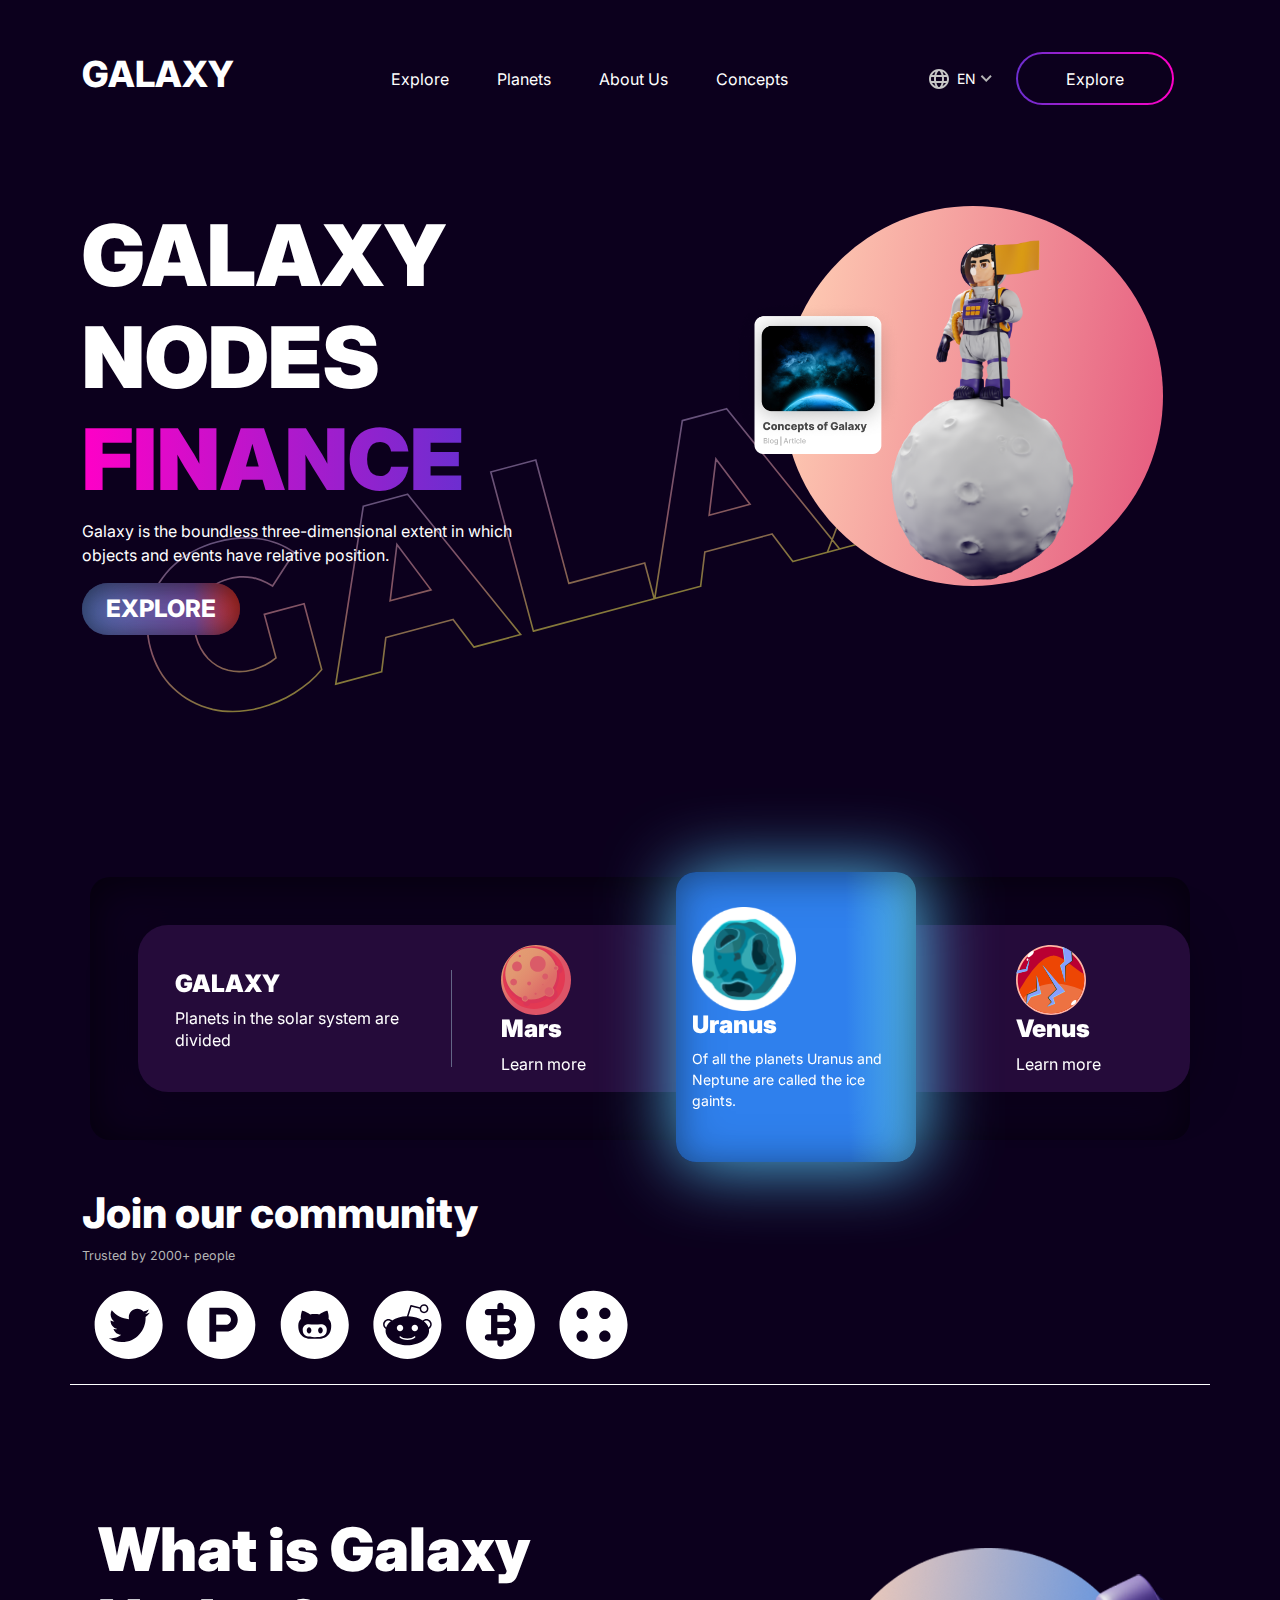
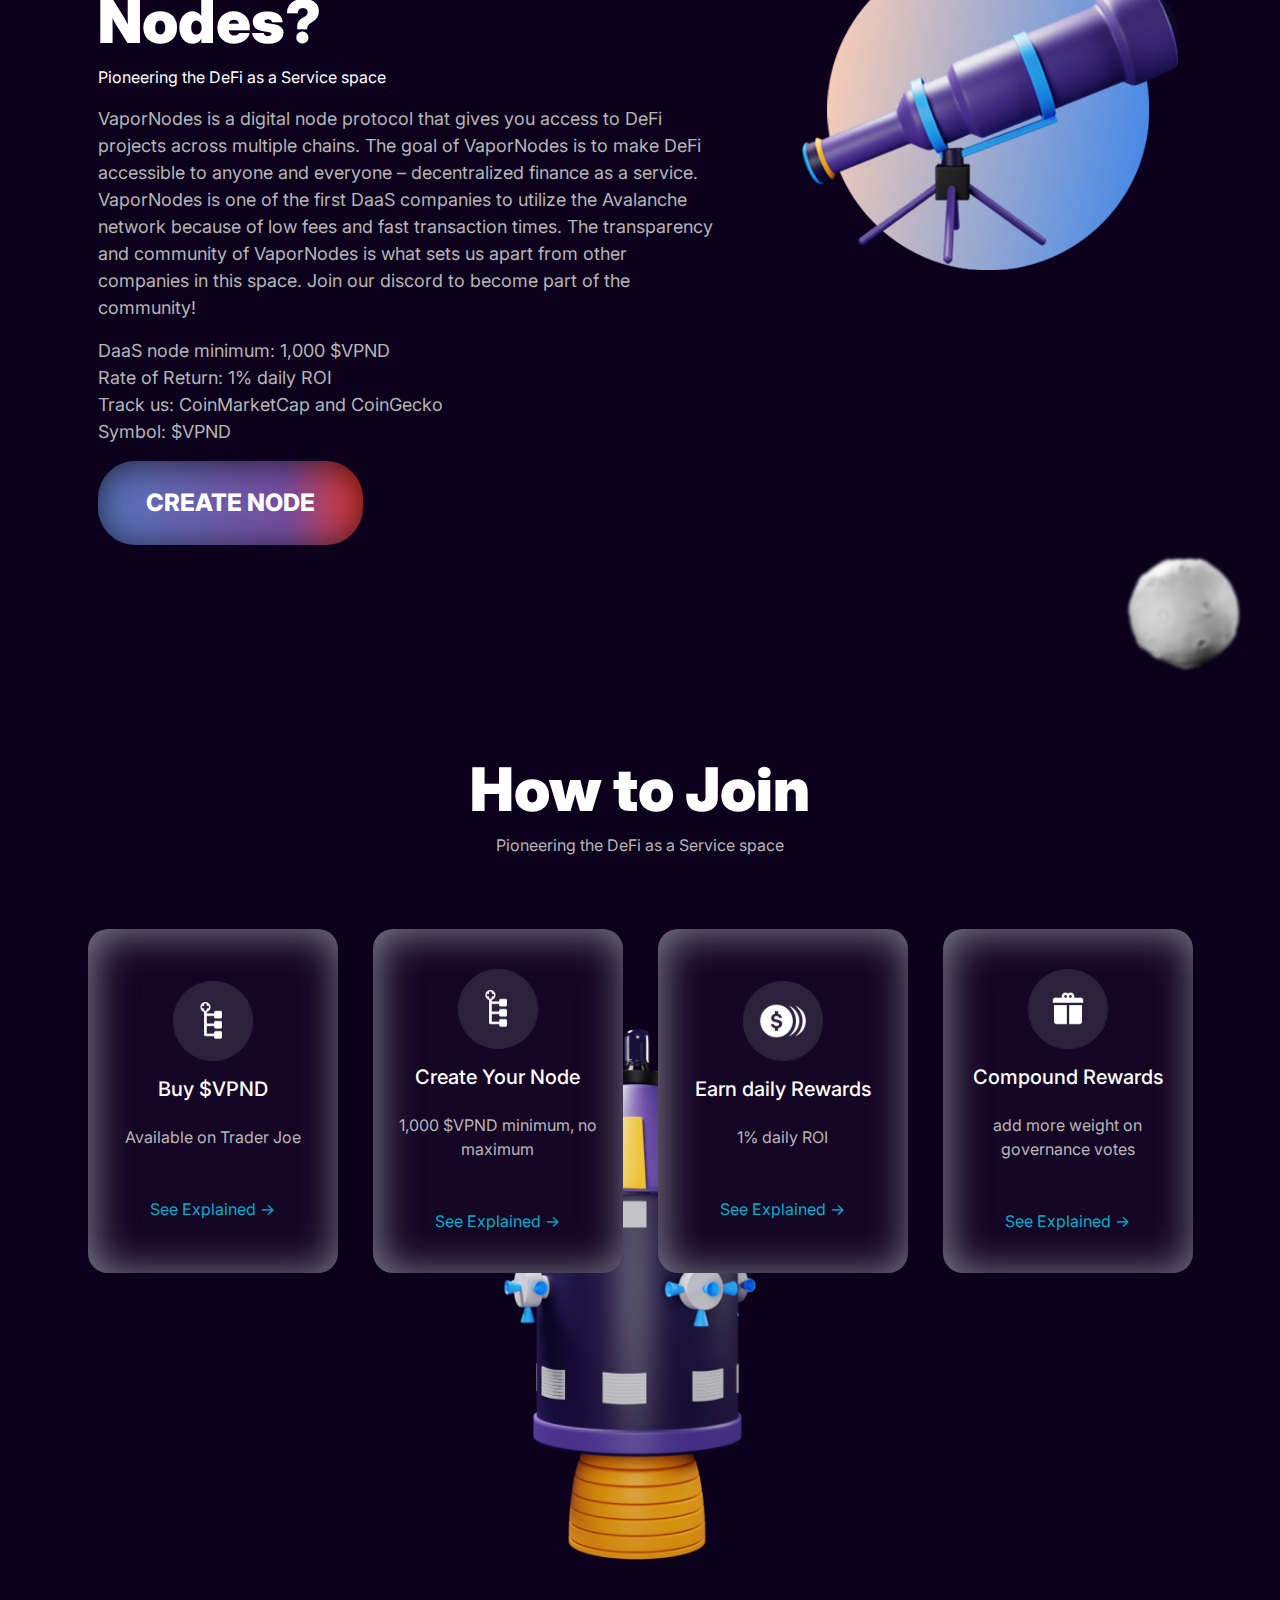
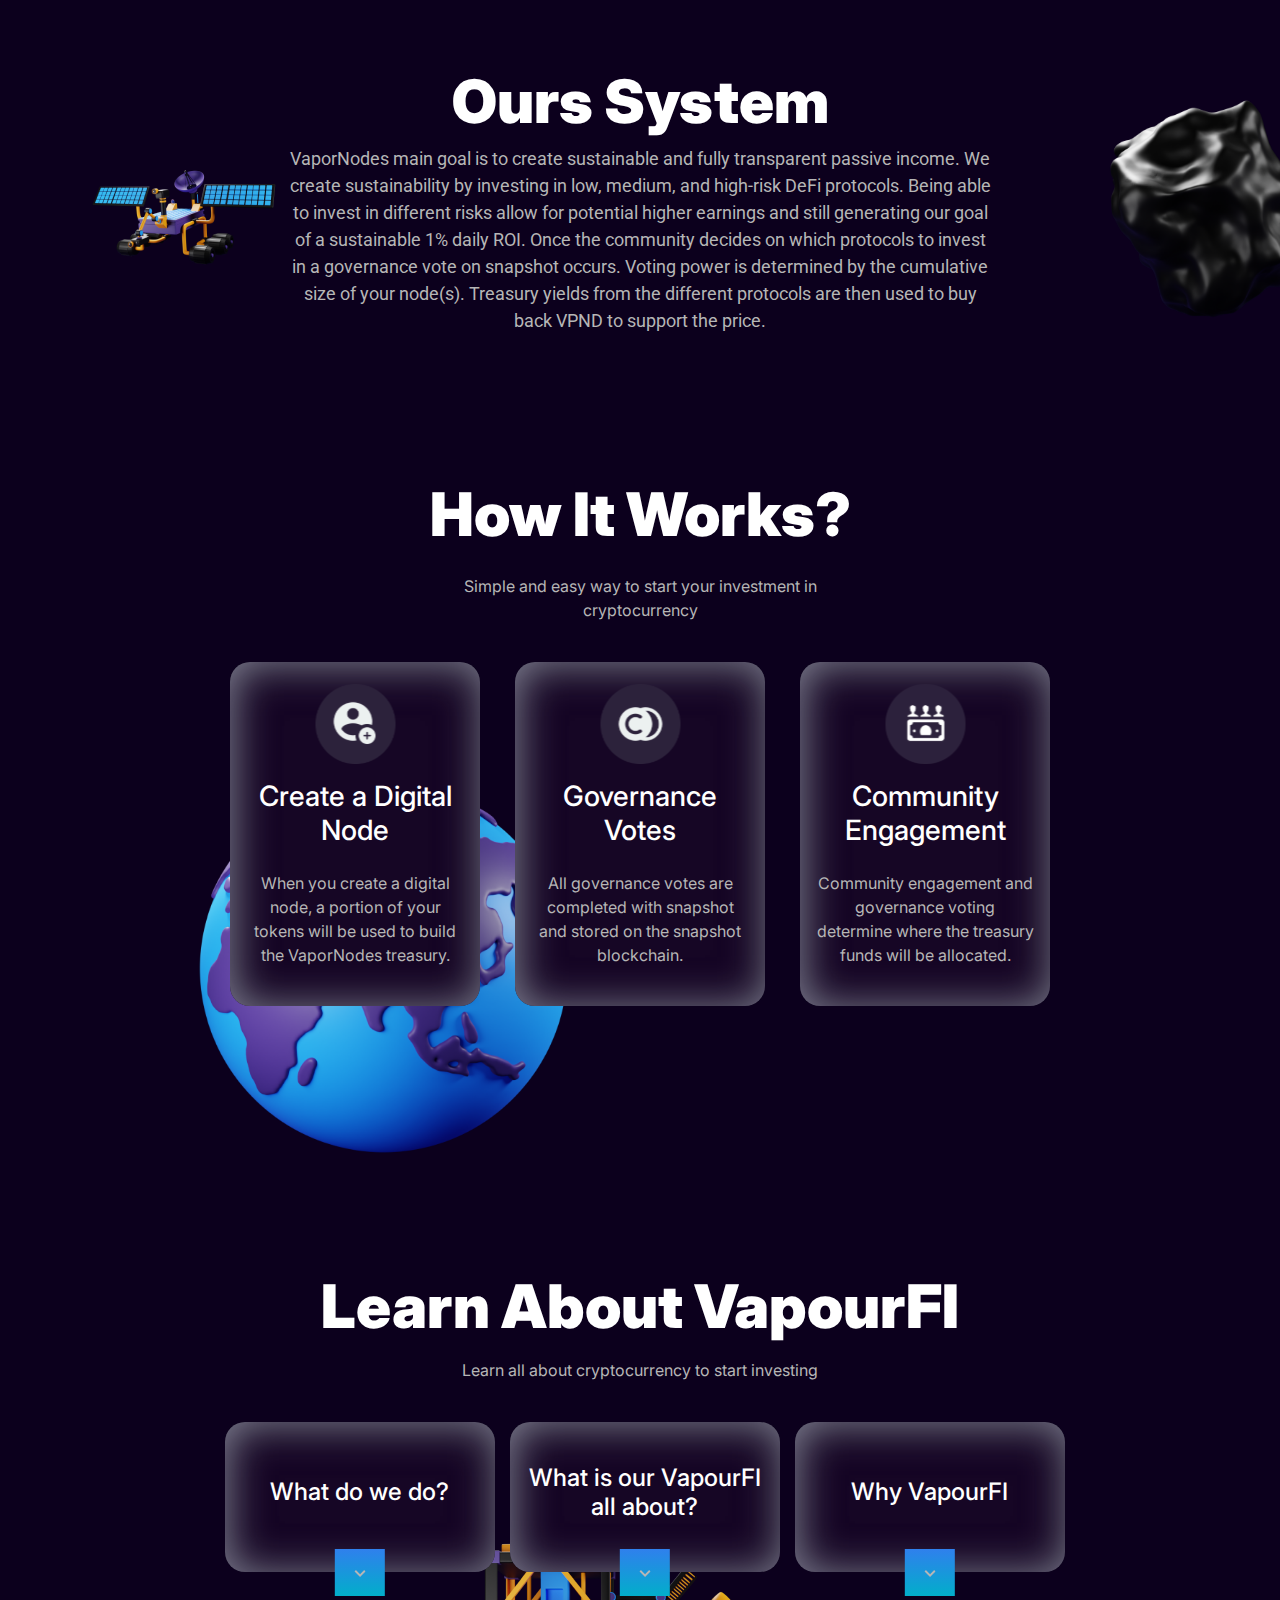
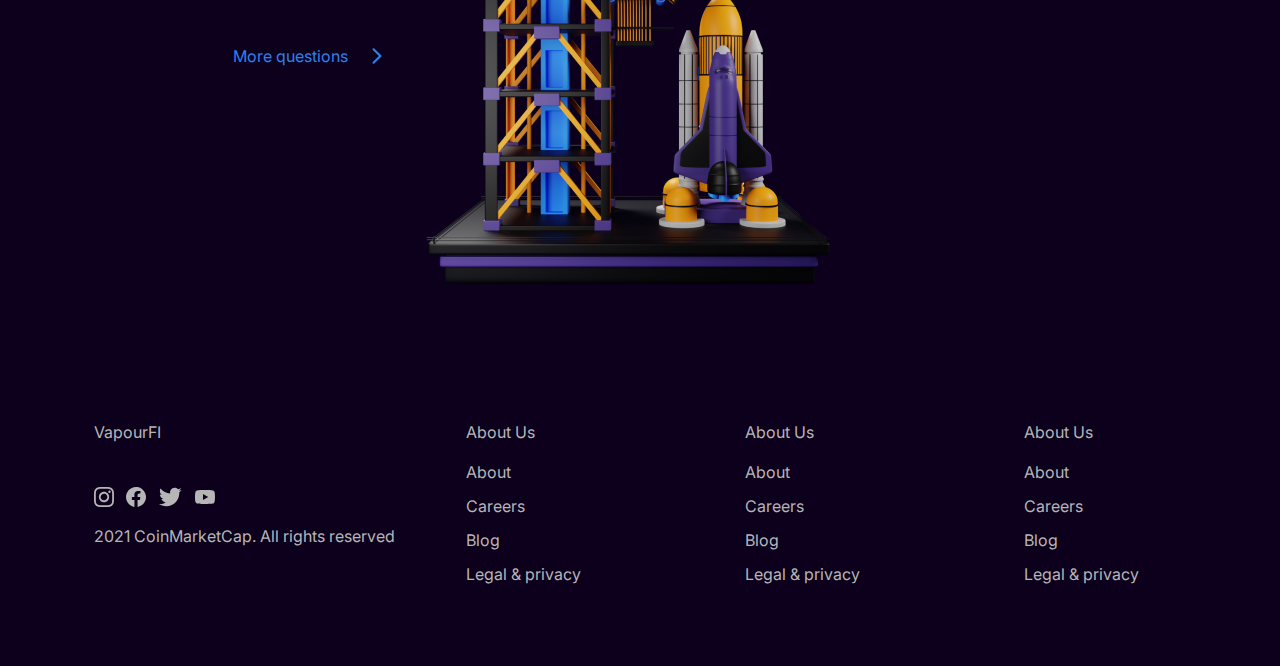
<file: index.html>
<!DOCTYPE html>
<html lang="en">
<head>
    <meta charset="UTF-8">
    <meta http-equiv="X-UA-Compatible" content="IE=edge">
    <meta name="viewport" content="width=device-width, initial-scale=1.0">
    <link rel="stylesheet" href="./assets/css/bootstrap.min.css">
    <link rel="stylesheet" href="./assets/css/style.css">
    <script defer src="./assets/js/bootstrap.bundle.min.js"></script>
    <title>Galaxy - Home</title>
</head>
<body>
    <div class="home">
      <nav class="navbar navbar-expand-lg navbar-light">
        <div class="container ">
            <a class="navbar-brand" href="./index.html">
                <h1>GALAXY</h1>
            </a>
            <button class="navbar-toggler collapsed" type="button" data-bs-toggle="collapse" data-bs-target="#navbarSupportedContent" aria-controls="navbarSupportedContent" aria-expanded="false" aria-label="Toggle navigation">
                <span class="toggler-icon top-bar"></span>
                <span class="toggler-icon middle-bar"></span>
                <span class="toggler-icon bottom-bar"></span>
        </button>
      
        <div class="collapse navbar-collapse" id="navbarSupportedContent">
          <ul class="navbar-nav mx-auto pangea-regular ixam-dark-color">
            <li class="nav-item active">
              <a class="nav-link text-white px-4" href="./explore.html">Explore</span></a>
            </li>
            <li class="nav-item">
              <a class="nav-link text-white px-4" href="#approach">Planets</a>
            </li>
            <li class="nav-item active">
              <a class="nav-link text-white px-4" href="#strategy">About Us</span></a>
            </li>
            <li class="nav-item">
              <a class="nav-link text-white px-4" href="#services">Concepts</a>
            </li>
          </ul>
          <ul class="navbar-nav">
           <div class="d-flex align-items-center">
            <img src="./assets/img/globe.svg" alt="" class="img-fluid">
            <span class="ms-2 me-1 en">EN</span>
            <img src="./assets/img/cheveron.svg" alt="">
           </div>
           <!-- <li class="nav-item active">
                    <div class="input-group">
                      <span class="input-group-text" id="basic-addon1">
                        <img
                          src="./assets/img/globe.svg"
                          alt=""
                          class="img-fluid"
                        />
                      </span>
                      <select name="" class="form-control nav-select" id="">
                        <option value="EN">EN</option>
                      </select>
                    </div>
                  </li> -->
           <button class="explore mx-4 text-white">
             <a href="dashboard.html" >Explore</a>
           </button>
          </ul>
        </div>
        </div>
      </nav>

      <div class="heroHome">
        <div class="frock">
          <div class="container">
            <div class="row">
              <div class="col-lg-7 order-2 order-lg-1">
                <h1 class="introText text-uppercase">
                 <span>Galaxy Nodes</span> 
                  <span>Finance</span>
                </h1>
                <p class="w-75">Galaxy is the boundless three-dimensional extent in which
                  objects and events have relative position.</p>
                <button class="rounded-pill px-4 py-2 text-white">EXPLORE</button>
              </div>
              <div class="col-lg-5 circle position-relative order-1 order-lg-2">
                <img src="./assets/img/Frock_3.png" alt="" class="img-fluid">
                <img src="./assets/img/concept.png" alt="" class="img-fluid position-absolute left-0">
              </div>
            </div>
          </div>
        </div>
      </div>

      <div class="planet ps-md-5 py-5 mb-5 mx-auto">
        <div class="planetContent">
          <div class="container">
            <div class="row justify-content-center gap-4 gap-sm-0">
              <div class="col-sm-6 col-lg-4 d-flex align-items-center justify-content-center">
                <div class="galaxy text-center text-sm-start ">
                  <h1>GALAXY</h1>
                <p>Planets in the solar system 
                  are divided</p>
                </div>
              </div>
              <div class="col-sm-6 col-lg-2 d-flex flex-column align-items-center align-items-lg-start mars">
                <img src="./assets/img/mars.svg" alt="" class="img-fluid marImg">
                <h1>Mars</h1>
                <p class="pointer">Learn more</p>
              </div>
              <div class="col-sm-6 col-lg-3 d-flex justify-content-center justify-content-sm-start position-relative">
               <div class="uranus position-absolute">
                <div class="d-flex px-3 ">
                  <img src="./assets/img/uranus.svg" alt="" class="img-fluid w-50 d-flex mx-auto mx-sm-0">
                <h1 class="text-center text-sm-start">Uranus</h1>
                <!-- <p>Learn more</p> -->
                  <p class="d-none d-lg-block">Of all the planets Uranus and 
                    Neptune are called the ice
                    gaints.</p>
                </div>
               </div>
              </div>
              <div class="col-sm-6 col-lg-3 align-items-center d-flex justify-content-center">
                <div class="venus">
                  <img src="./assets/img/venus.svg" alt="" class="img-fluid">
                <h1>Venus</h1>
                <p class="pointer">Learn more</p>
                </div>
              </div>
            </div>
          </div>
        </div>
      </div>

      <div class="community container my-5 pb-3">
        <h1>Join our community</h1>
        <p>Trusted by 2000+ people</p>
        <div class="container py-2">
          <div class="row">
            <div class="col-md-6">
              <div class="row">
                <img src="./assets/img/twitter.svg" alt="" class="img-fluid col-2">
                <img src="./assets/img/producthunt.svg" alt="" class="img-fluid col-2">
                <img src="./assets/img/github.svg" alt="" class="img-fluid col-2">
                <img src="./assets/img/reddit.svg" alt="" class="img-fluid col-2">
                <img src="./assets/img/bitcointalk.svg" alt="" class="img-fluid col-2">
                <img src="./assets/img/blockstack.svg" alt="" class="img-fluid col-2">
              </div>
            </div>
          </div>
        </div>
      </div>

      <div class="whatIsGalaxyNode">
        <div class="container">
          <div class="row px-3">
            <div class="col-md-11 col-lg-7">
              <h1>What is Galaxy Nodes?</h1>
              <p class="intro">Pioneering the DeFi as a Service space</p>
              <div class="text">
                <p>
                  VaporNodes is a digital node protocol that gives you access to DeFi projects across multiple chains. 
                  The goal of VaporNodes is to make DeFi accessible to anyone and everyone – decentralized finance as 
                  a service. VaporNodes is one of the first DaaS companies to utilize the Avalanche network because of
                   low fees and fast transaction times. The transparency and community of VaporNodes is what sets us apart
                    from other companies in this space. Join our discord to become part of the community!
                </p>
                <div>
                  <span class="d-block">DaaS node minimum: 1,000 $VPND</span>
                   <span class="d-block"> Rate of Return: 1% daily ROI</span>
                   <span class="d-block">Track us: CoinMarketCap and CoinGecko</span> 
                   <span class="d-block">Symbol: $VPND </span> 
                </div>
                <button class="createNode px-5 py-4 mt-3 text-white">CREATE NODE</button>                
              </div>
            </div>
            <div class="col-lg-5 text-end d-none d-lg-block">
              <img src="./assets/img/telescope.png" alt="" class="img-fluid">
            </div>
          </div>
        </div>
      </div>

      <div class="howToJoin my-5">
        <h1 class="text-center">How to Join</h1>
        <p class="text-center">Pioneering the DeFi as a Service space</p>
        <div class="rocket my-5">
          <div class="container">
            <div class="row">
              <div class="col-sm-6 py-4 col-xl-3">
                <div class="customCard mx-auto">
                  <div class="text-center">
                    <img src="./assets/img/vpnd.svg" alt="" class="img-fluid">
                  </div>
                  <h3 class="py-3">Buy $VPND</h3>
                  <p>Available on Trader Joe</p>
                  <a href="#" class="">See Explained <span>&#8594;</span></a>
                </div>
              </div>
              <div class="col-sm-6 py-4 col-xl-3">
                <div class="customCard mx-auto">
                  <div class="text-center">
                    <img src="./assets/img/vpnd.svg" alt="" class="img-fluid">
                  </div>
                  <h3 class="py-3">Create Your Node</h3>
                  <p>1,000 $VPND minimum, no maximum</p>
                  <a href="#" class="">See Explained <span>&#8594;</span></a>
                </div>
              </div>
              <div class="col-sm-6 py-4 col-xl-3">
                <div class="customCard mx-auto">
                  <div class="text-center">
                    <img src="./assets/img/dolar.svg" alt="" class="img-fluid">
                  </div>
                  <h3 class="py-3">Earn daily Rewards</h3>
                  <p>1% daily ROI</p>
                  <a href="#" class="">See Explained <span>&#8594;</span></a>
                </div>
              </div>
              <div class="col-sm-6 py-4 col-xl-3">
                <div class="customCard mx-auto">
                  <div class="text-center">
                    <img src="./assets/img/gift.svg" alt="" class="img-fluid">
                  </div>
                  <h3 class="py-3">Compound Rewards</h3>
                  <p>add more weight on governance votes</p>
                  <a href="#" class="">See Explained <span>&#8594;</span></a>
                </div>
              </div>
            </div>
          </div>
        </div>
      </div>

      <div class="ourSystem mb-5">
        <div class="container">
          <h1>Ours System</h1>
          <div class="row justify-content-center">
            <div class="col-md-8 d-flex">
              <p class="text-center px-3">VaporNodes main goal is to create sustainable and fully transparent passive income.
                 We create sustainability by investing in low, medium, and high-risk DeFi protocols. 
                 Being able to invest in different risks allow for potential higher earnings and still
                  generating our goal of a sustainable 1% daily ROI. Once the community decides on which 
                  protocols to invest in a governance vote on snapshot occurs. Voting power is determined 
                  by the cumulative size of your node(s). Treasury yields from the different protocols are 
                  then used to buy back VPND to support the price.
                </p>
            </div>
          </div>
        </div>
      </div>

      <div class="howItWorks">
        <div class="container">
          <h1 class="text-center">How It Works?</h1>
          <div class="row justify-content-center">
            <div class="col-md-4">
              <p class="text-center pt-3">Simple and easy way to start your investment 
                in cryptocurrency</p>
            </div>
          </div>
          <div class="row justify-content-center">
            <div class="col-sm-6 py-4 col-xl-3">
              <div class="customCard mx-auto">
                <div class="text-center">
                  <img src="./assets/img/userPlus.svg" alt="" class="img-fluid">
                </div>
                <h3 class="py-3">Create a Digital Node</h3>
                <p>When you create a digital node, a portion of your tokens will be used to build the VaporNodes treasury.</p>
              </div>
            </div>
            <div class="col-sm-6 py-4 col-xl-3">
              <div class="customCard mx-auto">
                <div class="text-center">
                  <img src="./assets/img/c.svg" alt="" class="img-fluid">
                </div>
                <h3 class="py-3">Governance Votes</h3>
                <p> All governance votes are completed with snapshot and stored on the snapshot blockchain.</p>
              </div>
            </div>
            <div class="col-sm-6 py-4 col-xl-3">
              <div class="customCard mx-auto">
                <div class="text-center">
                  <img src="./assets/img/community.svg" alt="" class="img-fluid">
                </div>
                <h3 class="py-3">Community Engagement</h3>
                <p>Community engagement and governance voting determine where the treasury funds will be allocated.</p>
              </div>
            </div>
          </div>
        </div>
      </div>

      <div class="learnAboutVapourF1">
        <h1 class="pb-2 text-center">Learn About VapourFI</h1>
          <p class="text-center">Learn all about cryptocurrency to start investing</p>
        <div class="container">
          <div class="row justify-content-center text-center">
            <div class="col-md-6 py-4 col-xl-3">
                <div class="customCard mx-auto position-relative">                
                  <h4 class="py-3">What do we do?</h4>
                  <div class="position-absolute cheveron">
                  <img src="./assets/img/cheveron.svg" alt="" class="img-fluid">
                </div>                
              </div>
            </div>
            <div class="col-md-6 py-4 col-xl-3">
                <div class="customCard mx-auto position-relative">                
                  <h4 class="py-3">What is our VapourFI all about?</h4>
                  <div class="position-absolute cheveron">
                    <img src="./assets/img/cheveron.svg" alt="" class="img-fluid">
                  </div>
                </div>               
            </div>
            <div class="col-md-6 py-4 col-xl-3">
                <div class="customCard mx-auto position-relative">                
                  <h4 class="py-3">Why VapourFI</h4>
                  <div class="position-absolute cheveron">
                    <img src="./assets/img/cheveron.svg" alt="" class="img-fluid">
                  </div>
                </div>
            </div>
          </div>
          <div class="row justify-content-center my-5">
            <div class="col-md-9 d-flex justify-content-center justify-content-md-start">
              <a href="#" class="ms-2">More questions <img src="./assets/img/cheveronRight.svg" alt="" class="img-fluid ms-4"></a>
            </div>
          </div>
        </div>
      </div>

      <footer class="container my-5 px-4">
        <div class="row">
          <div class="col-6 py-3 col-md-4">
            <p>VapourFI</p>
            <div class="footerIcons pt-4 pb-3">
              <img src="./assets/img/ig.svg" alt="" class="img-fluid me-2">
              <img src="./assets/img/fb.svg" alt="" class="img-fluid me-2">
              <img src="./assets/img/twit.svg" alt="" class="img-fluid me-2">
              <img src="./assets/img/youTube.svg" alt="" class="img-fluid me-2">
            </div>
            <p>2021 CoinMarketCap. All rights reserved</p>
          </div>
          <div class="col-6 py-3 col-md-3">
            <p>About Us</p>
            <ul>
              <li>
                <a href="#">About</a>
              </li>
              <li>
                <a href="#">Careers</a>
              </li>
              <li>
                <a href="#">Blog</a>
              </li>
              <li>
                <a href="#">Legal & privacy</a>
              </li>
            </ul>
          </div>
          <div class="col-6 py-3 col-md-3">
            <p>About Us</p>
            <ul>
              <li>
                <a href="#">About</a>
              </li>
              <li>
                <a href="#">Careers</a>
              </li>
              <li>
                <a href="#">Blog</a>
              </li>
              <li>
                <a href="#">Legal & privacy</a>
              </li>
            </ul>
          </div>
          <div class="col-6 py-3 col-md-2">
            <p>About Us</p>
            <ul>
              <li>
                <a href="#">About</a>
              </li>
              <li>
                <a href="#">Careers</a>
              </li>
              <li>
                <a href="#">Blog</a>
              </li>
              <li>
                <a href="#">Legal & privacy</a>
              </li>
            </ul>
          </div>
        </div>
      </footer>
    </div>
</body>
</html>
</file>
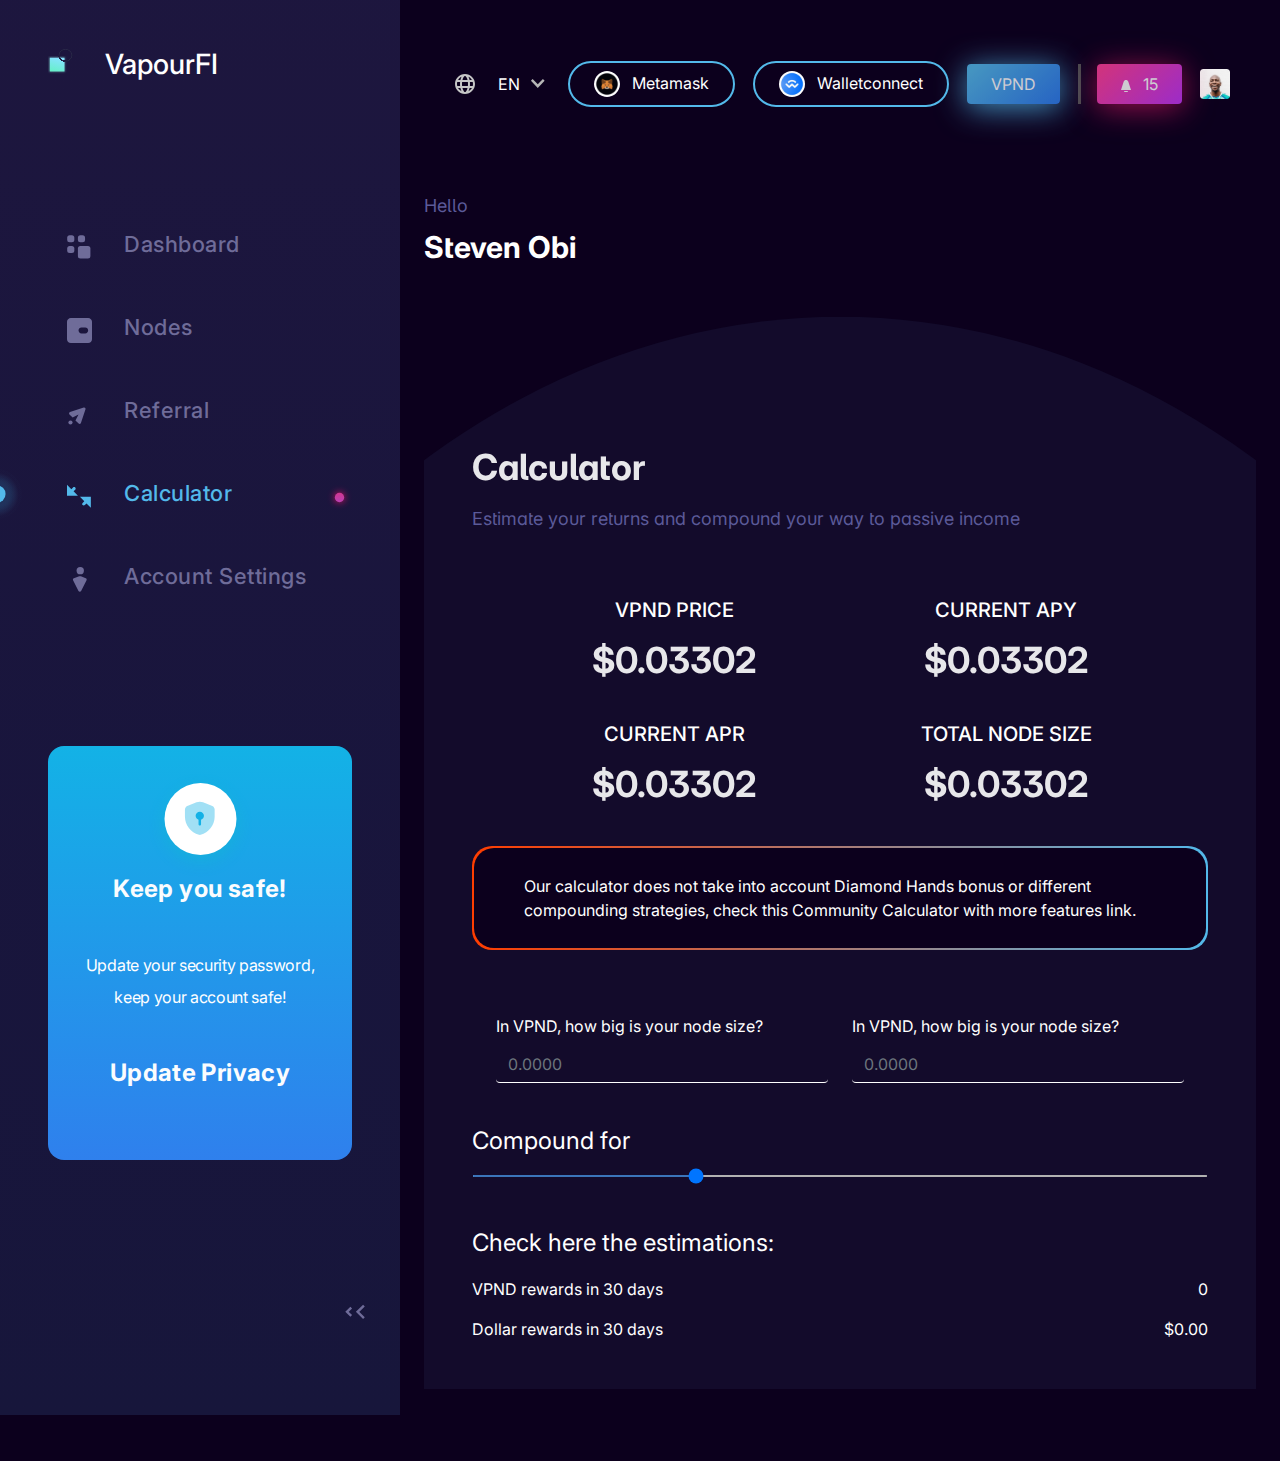
<file: calculator.html>
<!DOCTYPE html>
<html lang="en">
  <head>
    <meta charset="UTF-8" />
    <meta http-equiv="X-UA-Compatible" content="IE=edge" />
    <meta name="viewport" content="width=device-width, initial-scale=1.0" />
    <link rel="stylesheet" href="./assets/css/bootstrap.min.css" />
    <link rel="stylesheet" href="./assets/css/style.css" />
    <title>VapourFI - Dashboard</title>
  </head>
  <body>
    <div class="dashboard-wrapper">
      <div class="mainContent">
        <div class="sidebarHolder d-none d-lg-block">
          <aside class="">
            <div class="sideBarWrapper">
              <div class="sideBarWrapper-content py-5">
                <div class="top-sidebar-item-holder">
                  <a href="index.html">
                    <div class="d-flex sidebar-item ps-5">
                      <div class="sidebar-item-icon me-3">
                        <img src="./assets/img/Logo.svg" class="me-3" alt="" />
                      </div>
                      <div class="sidebar-item-text">
                        <h3>VapourFI</h3>
                      </div>
                    </div>
                    <div class="sidebar-item-icon icon-only me-3">
                      <img src="./assets/img/Logo.svg" class="me-3" alt="" />
                    </div>
                  </a>
                </div>
                <div class="other-sidebar-items-holder">
                  <div class="single-sidebar-item mb-5">
                    <a href="dashboard.html">
                      <div class="d-flex sidebar-item justify-content-start">
                        <div class="sidebar-item-icon state-icon me-3">
                          <img
                            src="./assets/img/active-state-dot.svg"
                            class="me-3"
                            alt=""
                          />
                        </div>
                        <div class="d-flex">
                          <div class="sidebar-item-icon me-3">
                            <img
                              src="./assets/img/dash-active.svg"
                              class="me-3 active"
                              alt=""
                            />
                            <img
                              src="./assets/img/dash-inactive.svg"
                              class="me-3 inactive"
                              alt=""
                            />
                          </div>
                          <div class="sidebar-item-text">
                            <h3 class="mb-0">Dashboard</h3>
                          </div>
                        </div>
                        <div class="sidebar-item-noti-icon ms-auto me-5">
                          <img
                            src="./assets/img/Notimark.svg"
                            class=""
                            alt=""
                          />
                        </div>
                      </div>
                      <div class="sidebar-item-icon icon-only me-3">
                        <img
                          src="./assets/img/dash-active.svg"
                          class="me-3 active"
                          alt=""
                        />
                        <img
                          src="./assets/img/dash-inactive.svg"
                          class="me-3 inactive"
                          alt=""
                        />
                      </div>
                    </a>
                  </div>
                  <div class="single-sidebar-item mb-5">
                    <a href="nodes.html">
                      <div class="d-flex sidebar-item justify-content-start">
                        <div class="sidebar-item-icon state-icon me-3">
                          <img
                            src="./assets/img/active-state-dot.svg"
                            class="me-3"
                            alt=""
                          />
                        </div>
                        <div class="d-flex">
                          <div class="sidebar-item-icon me-3">
                            <img
                              src="./assets/img/node-active.svg"
                              class="me-3 active"
                              alt=""
                            />
                            <img
                              src="./assets/img/node-inactive.svg"
                              class="me-3 inactive"
                              alt=""
                            />
                          </div>
                          <div class="sidebar-item-text">
                            <h3 class="mb-0">Nodes</h3>
                          </div>
                        </div>
                        <div class="sidebar-item-noti-icon ms-auto me-5">
                          <img
                            src="./assets/img/Notimark.svg"
                            class=""
                            alt=""
                          />
                        </div>
                      </div>
                      <div class="sidebar-item-icon icon-only me-3">
                        <img
                          src="./assets/img/node-active.svg"
                          class="me-3 active"
                          alt=""
                        />
                        <img
                          src="./assets/img/node-inactive.svg"
                          class="me-3 inactive"
                          alt=""
                        />
                      </div>
                    </a>
                  </div>
                  <div class="single-sidebar-item mb-5">
                    <a href="referral.html">
                      <div class="d-flex sidebar-item justify-content-start">
                        <div class="sidebar-item-icon state-icon me-3">
                          <img
                            src="./assets/img/active-state-dot.svg"
                            class="me-3"
                            alt=""
                          />
                        </div>
                        <div class="d-flex">
                          <div class="sidebar-item-icon me-3">
                            <img
                              src="./assets/img/ref-active.svg"
                              class="me-3 active"
                              alt=""
                            />
                            <img
                              src="./assets/img/ref-inactive.svg"
                              class="me-3 inactive"
                              alt=""
                            />
                          </div>
                          <div class="sidebar-item-text">
                            <h3 class="mb-0">Referral</h3>
                          </div>
                        </div>
                        <div class="sidebar-item-noti-icon ms-auto me-5">
                          <img
                            src="./assets/img/Notimark.svg"
                            class=""
                            alt=""
                          />
                        </div>
                      </div>
                      <div class="sidebar-item-icon icon-only me-3">
                        <img
                          src="./assets/img/ref-active.svg"
                          class="me-3 active"
                          alt=""
                        />
                        <img
                          src="./assets/img/ref-inactive.svg"
                          class="me-3 inactive"
                          alt=""
                        />
                      </div>
                    </a>
                  </div>
                  <div class="single-sidebar-item mb-5">
                    <a href="calculator.html">
                      <div
                        class="d-flex sidebar-item active justify-content-start"
                      >
                        <div class="sidebar-item-icon state-icon me-3">
                          <img
                            src="./assets/img/active-state-dot.svg"
                            class="me-3"
                            alt=""
                          />
                        </div>
                        <div class="d-flex">
                          <div class="sidebar-item-icon me-3">
                            <img
                              src="./assets/img/calc-active.svg"
                              class="me-3 active"
                              alt=""
                            />
                            <img
                              src="./assets/img/calc-inactive.svg"
                              class="me-3 inactive"
                              alt=""
                            />
                          </div>
                          <div class="sidebar-item-text">
                            <h3 class="mb-0">Calculator</h3>
                          </div>
                        </div>
                        <div class="sidebar-item-noti-icon ms-auto me-5">
                          <img
                            src="./assets/img/Notimark.svg"
                            class=""
                            alt=""
                          />
                        </div>
                      </div>
                      <div class="sidebar-item-icon icon-only active me-3">
                        <img
                          src="./assets/img/calc-active.svg"
                          class="me-3 active"
                          alt=""
                        />
                        <img
                          src="./assets/img/calc-inactive.svg"
                          class="me-3 inactive"
                          alt=""
                        />
                      </div>
                    </a>
                  </div>
                  <div class="single-sidebar-item mb-5">
                    <a href="#">
                      <div class="d-flex sidebar-item justify-content-start">
                        <div class="sidebar-item-icon state-icon me-3">
                          <img
                            src="./assets/img/active-state-dot.svg"
                            class="me-3"
                            alt=""
                          />
                        </div>
                        <div class="d-flex">
                          <div class="sidebar-item-icon me-3">
                            <img
                              src="./assets/img/acct-active.svg"
                              class="me-3 active"
                              alt=""
                            />
                            <img
                              src="./assets/img/acct-inactive.svg"
                              class="me-3 inactive"
                              alt=""
                            />
                          </div>
                          <div class="sidebar-item-text">
                            <h3 class="mb-0">Account Settings</h3>
                          </div>
                        </div>
                        <div class="sidebar-item-noti-icon ms-auto me-5">
                          <img
                            src="./assets/img/Notimark.svg"
                            class=""
                            alt=""
                          />
                        </div>
                      </div>
                      <div class="sidebar-item-icon icon-only me-3">
                        <img
                          src="./assets/img/acct-active.svg"
                          class="me-3 active"
                          alt=""
                        />
                        <img
                          src="./assets/img/acct-inactive.svg"
                          class="me-3 inactive"
                          alt=""
                        />
                      </div>
                    </a>
                  </div>
                </div>
                <div class="sidebar-card-holder p-5">
                  <div class="sidebar-card my-5 text-center">
                    <img src="assets/img/security-icon.svg" alt="" />
                    <h4 class="mb-5">Keep you safe!</h4>
                    <p>
                      Update your security password, keep your account safe!
                    </p>
                    <h4 class="my-5 pointer">Update Privacy</h4>
                  </div>
                </div>
                <div
                  class="sidebar-toggler d-flex my-5 justify-content-end"
                  id="sidebarCollapse"
                >
                  <img src="assets/img/open-toggler.svg" alt="" class="open" />
                  <img
                    src="assets/img/close-toggler.svg"
                    alt=""
                    class="close"
                  />
                </div>
              </div>
            </div>
          </aside>
        </div>
        <div class="mainContentHolder container">
          <nav class="navbar navbar-expand-xl navbar-light sticky-top">
            <div class="container">
              <a class="navbar-brand d-block d-lg-none" href="#">
                <h1>ValourFi</h1>
              </a>
              <button
                class="navbar-toggler collapsed"
                type="button"
                data-bs-toggle="collapse"
                data-bs-target="#navbarSupportedContent"
                aria-controls="navbarSupportedContent"
                aria-expanded="false"
                aria-label="Toggle navigation"
              >
                <span class="toggler-icon top-bar"></span>
                <span class="toggler-icon middle-bar"></span>
                <span class="toggler-icon bottom-bar"></span>
              </button>

              <div class="collapse navbar-collapse" id="navbarSupportedContent">
                <ul class="navbar-nav ms-auto pangea-regular ixam-dark-color">
                  <li class="nav-item active">
                    <div class="input-group">
                      <span class="input-group-text" id="basic-addon1">
                        <img
                          src="./assets/img/globe.svg"
                          alt=""
                          class="img-fluid"
                        />
                      </span>
                      <select name="" class="form-control nav-select" id="">
                        <option value="EN">EN</option>
                      </select>
                    </div>
                  </li>
                  <li class="nav-item">
                    <a class="nav-link text-white nav-btn px-4" href="#"
                      ><img
                        src="./assets/img/metamask.svg"
                        class="me-2"
                        alt=""
                      />
                      Metamask</a
                    >
                  </li>
                  <li class="nav-item">
                    <a class="nav-link text-white nav-btn px-4" href="#"
                      ><img
                        src="./assets/img/walletconnect.svg"
                        class="me-2"
                        alt=""
                      />
                      Walletconnect</a
                    >
                  </li>
                  <li class="nav-item active">
                    <a
                      class="nav-link text-white nav-btn-blue px-4"
                      href="#strategy"
                      >VPND</a
                    >
                  </li>
                  <li class="nav-item left-border ps-3 my-3">
                    <a
                      class="nav-link text-white nav-btn-purple px-4 py-2"
                      href="#services"
                      ><img
                        src="./assets/img/noti-icon.svg"
                        class="me-2"
                        alt=""
                      />
                      15
                    </a>
                  </li>
                  <li class="nav-item">
                    <img
                      src="./assets/img/Face.svg"
                      class="me-2 profile-img"
                      alt=""
                    />
                  </li>
                </ul>
              </div>
            </div>
          </nav>
          <main>
            <div class="container my-4">
              <div class="welcome-header">
                <h6 class="mb-1">Hello</h6>
                <h4>Steven Obi</h4>
              </div>
              <div class="my-5 row">
                <div class="col-12 mb-4">
                  <div class="curved-card p-3 p-lg-5">
                    <h2 class="my-3">Calculator</h2>
                    <p>Estimate your returns and compound your way to passive income</p>

                    <div class="container mt-5 mb-3">
                      <div class="row">
                        <div class="col-xl-12">
                          <div class="container">
                            <div class="row">
                              <div class="col-sm-6 col-xxl-3 py-3">
                                <div class="estimateIncome text-center">
                                  <h5 class="text-uppercase pb-sm-2">VPND Price</h5>
                                  <h2>$0.03302</h2>
                                </div>
                              </div>
                              <div class="col-sm-6 col-xxl-3 py-3">
                                <div class="estimateIncome text-center">
                                  <h5 class="text-uppercase pb-2">current apy</h5>
                                  <h2>$0.03302</h2>
                                </div>
                              </div>
                              <div class="col-sm-6 col-xxl-3 py-3">
                                <div class="estimateIncome text-center">
                                  <h5 class="text-uppercase pb-2">CURRENT APR</h5>
                                  <h2>$0.03302</h2>
                                </div>
                              </div>
                              <div class="col-sm-6 col-xxl-3 py-3">
                                <div class="estimateIncome text-center">
                                  <h5 class="text-uppercase pb-2">TOTAL NODE SIZE</h5>
                                  <h2>$0.03302</h2>
                                </div>
                              </div>
                            </div>
                          </div>
                        </div>
                      </div>
                    </div>
                    <div class="note mb-5">
                      <div class="d-flex">
                        <div>
                          <span class="d-block px-3 px-xl-5 py-4">Our calculator does not take into account Diamond Hands bonus or
                             different compounding strategies, check this Community Calculator with more features link.</span>
                        </div>
                      </div>
                    </div>

                    <div class="form">
                      <form action="#">
                        <div class="container">
                          <div class="row">
                            <div class="col-md-6 my-3">
                              <div class="">
                               <label for="vpnd" class="d-block pb-2">In VPND, how big is your node size?</label>
                               <input type="number" id="vpnd" class="form-control" placeholder="0.0000">
                              </div>
                             </div>
                             <div class="col-md-6 my-3">
                              <div class="">
                               <label for="vpnd" class="d-block pb-2">In VPND, how big is your node size?</label>
                               <input type="number" id="vpnd" class="form-control" placeholder="0.0000">
                              </div>
                             </div>
                          </div>
                        </div>
                        <div class="d-flex flex-column my-4 compound">
                          <label for="volume" class="d-block mb-3 fs-4">Compound for</label>
                          <input type="range" id="volume" name="volume"
                                 min="0" max="100" value='30' class="">
                        </div>
                        <div class="reward mt-5">
                          <span class="d-block mb-3 fs-4">Check here the estimations:</span>
                          <div class="d-flex justify-content-between pb-3">
                            <span class="d-block">VPND rewards in 30 days</span>
                            <span class="d-block">0</span>
                          </div>
                          <div class="d-flex justify-content-between">
                            <span class="d-block">Dollar rewards in 30 days</span>
                            <span class="d-block">$0.00</span>
                          </div>
                        </div>
                      </form>
                    </div>
                  </div>
                </div>
              </div>
            </div>
          </main>
        </div>
      </div>
    </div>
  </body>
  <script src="./assets/js/jquery.min.js"></script>
  <script src="./assets/js/bootstrap.bundle.min.js"></script>
  <script>
    $(document).ready(function () {
      $("#sidebarCollapse").on("click", function () {
        $(".sideBarWrapper").toggleClass("active");
      });
    });
  </script>
</html>
</file>
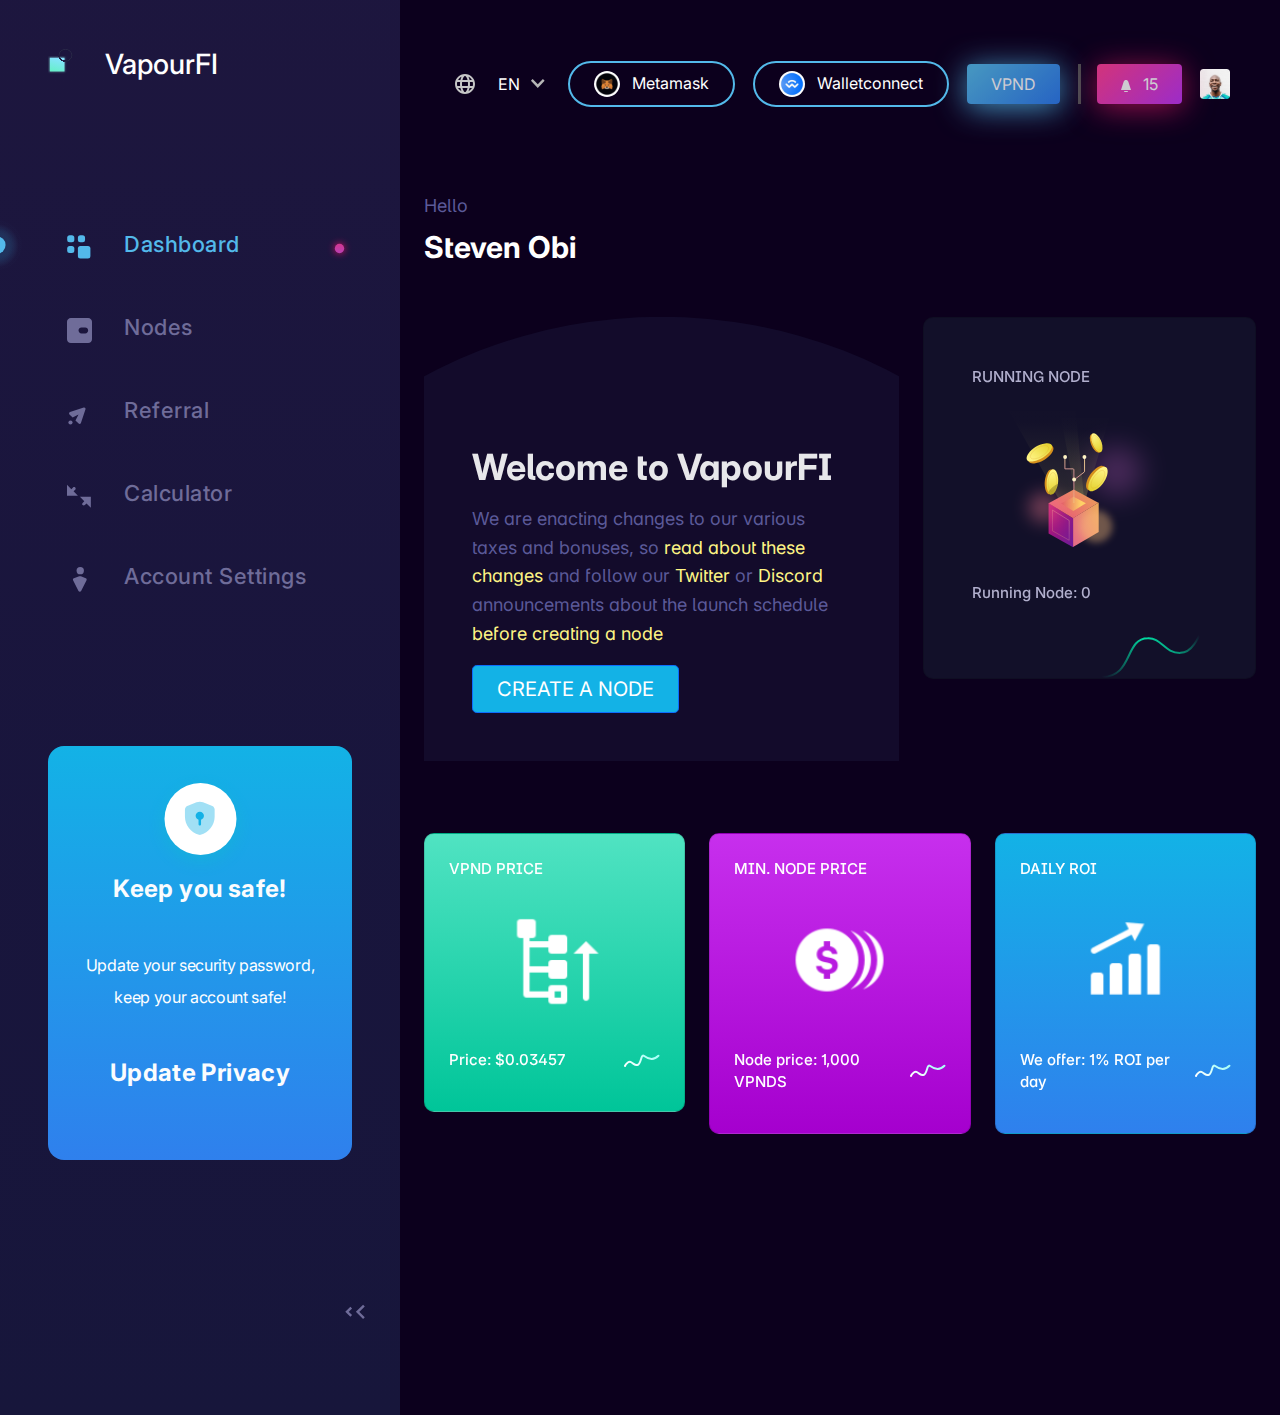
<file: dashboard.html>
<!DOCTYPE html>
<html lang="en">
  <head>
    <meta charset="UTF-8" />
    <meta http-equiv="X-UA-Compatible" content="IE=edge" />
    <meta name="viewport" content="width=device-width, initial-scale=1.0" />
    <link rel="stylesheet" href="./assets/css/bootstrap.min.css" />
    <link rel="stylesheet" href="./assets/css/style.css" />
    <title>VapourFI - Dashboard</title>
  </head>
  <body>
    <div class="dashboard-wrapper">
      <div class="mainContent">
        <div class="sidebarHolder d-none d-lg-block">
          <aside class="">
            <div class="sideBarWrapper">
              <div class="sideBarWrapper-content py-5">
                <div class="top-sidebar-item-holder">
                  <a href="index.html">
                    <div class="d-flex sidebar-item ps-5">
                      <div class="sidebar-item-icon me-3">
                        <img src="./assets/img/Logo.svg" class="me-3" alt="" />
                      </div>
                      <div class="sidebar-item-text">
                        <h3>VapourFI</h3>
                      </div>
                    </div>
                    <div class="sidebar-item-icon icon-only me-3">
                      <img src="./assets/img/Logo.svg" class="me-3" alt="" />
                    </div>
                  </a>
                </div>
                <div class="other-sidebar-items-holder">
                  <div class="single-sidebar-item mb-5">
                    <a href="dashboard.html">
                      <div
                        class="d-flex sidebar-item active justify-content-start"
                      >
                        <div class="sidebar-item-icon state-icon me-3">
                          <img
                            src="./assets/img/active-state-dot.svg"
                            class="me-3"
                            alt=""
                          />
                        </div>
                        <div class="d-flex">
                          <div class="sidebar-item-icon me-3">
                            <img
                              src="./assets/img/dash-active.svg"
                              class="me-3 active"
                              alt=""
                            />
                            <img
                              src="./assets/img/dash-inactive.svg"
                              class="me-3 inactive"
                              alt=""
                            />
                          </div>
                          <div class="sidebar-item-text">
                            <h3 class="mb-0">Dashboard</h3>
                          </div>
                        </div>
                        <div class="sidebar-item-noti-icon ms-auto me-5">
                          <img
                            src="./assets/img/Notimark.svg"
                            class=""
                            alt=""
                          />
                        </div>
                      </div>
                      <div class="sidebar-item-icon icon-only active me-3">
                        <img
                          src="./assets/img/dash-active.svg"
                          class="me-3 active"
                          alt=""
                        />
                        <img
                          src="./assets/img/dash-inactive.svg"
                          class="me-3 inactive"
                          alt=""
                        />
                      </div>
                    </a>
                  </div>
                  <div class="single-sidebar-item mb-5">
                    <a href="nodes.html">
                      <div class="d-flex sidebar-item justify-content-start">
                        <div class="sidebar-item-icon state-icon me-3">
                          <img
                            src="./assets/img/active-state-dot.svg"
                            class="me-3"
                            alt=""
                          />
                        </div>
                        <div class="d-flex">
                          <div class="sidebar-item-icon me-3">
                            <img
                              src="./assets/img/node-active.svg"
                              class="me-3 active"
                              alt=""
                            />
                            <img
                              src="./assets/img/node-inactive.svg"
                              class="me-3 inactive"
                              alt=""
                            />
                          </div>
                          <div class="sidebar-item-text">
                            <h3 class="mb-0">Nodes</h3>
                          </div>
                        </div>
                        <div class="sidebar-item-noti-icon ms-auto me-5">
                          <img
                            src="./assets/img/Notimark.svg"
                            class=""
                            alt=""
                          />
                        </div>
                      </div>
                      <div class="sidebar-item-icon icon-only me-3">
                        <img
                          src="./assets/img/node-active.svg"
                          class="me-3 active"
                          alt=""
                        />
                        <img
                          src="./assets/img/node-inactive.svg"
                          class="me-3 inactive"
                          alt=""
                        />
                      </div>
                    </a>
                  </div>
                  <div class="single-sidebar-item mb-5">
                    <a href="referral.html">
                      <div class="d-flex sidebar-item justify-content-start">
                        <div class="sidebar-item-icon state-icon me-3">
                          <img
                            src="./assets/img/active-state-dot.svg"
                            class="me-3"
                            alt=""
                          />
                        </div>
                        <div class="d-flex">
                          <div class="sidebar-item-icon me-3">
                            <img
                              src="./assets/img/ref-active.svg"
                              class="me-3 active"
                              alt=""
                            />
                            <img
                              src="./assets/img/ref-inactive.svg"
                              class="me-3 inactive"
                              alt=""
                            />
                          </div>
                          <div class="sidebar-item-text">
                            <h3 class="mb-0">Referral</h3>
                          </div>
                        </div>
                        <div class="sidebar-item-noti-icon ms-auto me-5">
                          <img
                            src="./assets/img/Notimark.svg"
                            class=""
                            alt=""
                          />
                        </div>
                      </div>
                      <div class="sidebar-item-icon icon-only me-3">
                        <img
                          src="./assets/img/ref-active.svg"
                          class="me-3 active"
                          alt=""
                        />
                        <img
                          src="./assets/img/ref-inactive.svg"
                          class="me-3 inactive"
                          alt=""
                        />
                      </div>
                    </a>
                  </div>
                  <div class="single-sidebar-item mb-5">
                    <a href="calculator.html">
                      <div class="d-flex sidebar-item justify-content-start">
                        <div class="sidebar-item-icon state-icon me-3">
                          <img
                            src="./assets/img/active-state-dot.svg"
                            class="me-3"
                            alt=""
                          />
                        </div>
                        <div class="d-flex">
                          <div class="sidebar-item-icon me-3">
                            <img
                              src="./assets/img/calc-active.svg"
                              class="me-3 active"
                              alt=""
                            />
                            <img
                              src="./assets/img/calc-inactive.svg"
                              class="me-3 inactive"
                              alt=""
                            />
                          </div>
                          <div class="sidebar-item-text">
                            <h3 class="mb-0">Calculator</h3>
                          </div>
                        </div>
                        <div class="sidebar-item-noti-icon ms-auto me-5">
                          <img
                            src="./assets/img/Notimark.svg"
                            class=""
                            alt=""
                          />
                        </div>
                      </div>
                      <div class="sidebar-item-icon icon-only me-3">
                        <img
                          src="./assets/img/calc-active.svg"
                          class="me-3 active"
                          alt=""
                        />
                        <img
                          src="./assets/img/calc-inactive.svg"
                          class="me-3 inactive"
                          alt=""
                        />
                      </div>
                    </a>
                  </div>
                  <div class="single-sidebar-item mb-5">
                    <a href="#">
                      <div class="d-flex sidebar-item justify-content-start">
                        <div class="sidebar-item-icon state-icon me-3">
                          <img
                            src="./assets/img/active-state-dot.svg"
                            class="me-3"
                            alt=""
                          />
                        </div>
                        <div class="d-flex">
                          <div class="sidebar-item-icon me-3">
                            <img
                              src="./assets/img/acct-active.svg"
                              class="me-3 active"
                              alt=""
                            />
                            <img
                              src="./assets/img/acct-inactive.svg"
                              class="me-3 inactive"
                              alt=""
                            />
                          </div>
                          <div class="sidebar-item-text">
                            <h3 class="mb-0">Account Settings</h3>
                          </div>
                        </div>
                        <div class="sidebar-item-noti-icon ms-auto me-5">
                          <img
                            src="./assets/img/Notimark.svg"
                            class=""
                            alt=""
                          />
                        </div>
                      </div>
                      <div class="sidebar-item-icon icon-only me-3">
                        <img
                          src="./assets/img/acct-active.svg"
                          class="me-3 active"
                          alt=""
                        />
                        <img
                          src="./assets/img/acct-inactive.svg"
                          class="me-3 inactive"
                          alt=""
                        />
                      </div>
                    </a>
                  </div>
                </div>
                <div class="sidebar-card-holder p-5">
                  <div class="sidebar-card my-5 text-center">
                    <img src="assets/img/security-icon.svg" alt="" />
                    <h4 class="mb-5">Keep you safe!</h4>
                    <p>
                      Update your security password, keep your account safe!
                    </p>
                    <h4 class="my-5 pointer">Update Privacy</h4>
                  </div>
                </div>
                <div
                  class="sidebar-toggler d-flex my-5 justify-content-end"
                  id="sidebarCollapse"
                >
                  <img src="assets/img/open-toggler.svg" alt="" class="open" />
                  <img
                    src="assets/img/close-toggler.svg"
                    alt=""
                    class="close"
                  />
                </div>
              </div>
            </div>
          </aside>
        </div>
        <div class="mainContentHolder container">
          <nav class="navbar navbar-expand-xl navbar-light sticky-top">
            <div class="container">
              <a class="navbar-brand d-block d-lg-none" href="#">
                <h1>ValourFi</h1>
              </a>
              <button
                class="navbar-toggler collapsed"
                type="button"
                data-bs-toggle="collapse"
                data-bs-target="#navbarSupportedContent"
                aria-controls="navbarSupportedContent"
                aria-expanded="false"
                aria-label="Toggle navigation"
              >
                <span class="toggler-icon top-bar"></span>
                <span class="toggler-icon middle-bar"></span>
                <span class="toggler-icon bottom-bar"></span>
              </button>

              <div class="collapse navbar-collapse" id="navbarSupportedContent">
                <ul class="navbar-nav ms-auto pangea-regular ixam-dark-color">
                  <li class="nav-item active">
                    <div class="input-group">
                      <span class="input-group-text" id="basic-addon1">
                        <img
                          src="./assets/img/globe.svg"
                          alt=""
                          class="img-fluid"
                        />
                      </span>
                      <select name="" class="form-control nav-select" id="">
                        <option value="EN">EN</option>
                      </select>
                    </div>
                  </li>
                  <li class="nav-item">
                    <a class="nav-link text-white nav-btn px-4" href="#"
                      ><img
                        src="./assets/img/metamask.svg"
                        class="me-2"
                        alt=""
                      />
                      Metamask</a
                    >
                  </li>
                  <li class="nav-item">
                    <a class="nav-link text-white nav-btn px-4" href="#"
                      ><img
                        src="./assets/img/walletconnect.svg"
                        class="me-2"
                        alt=""
                      />
                      Walletconnect</a
                    >
                  </li>
                  <li class="nav-item active">
                    <a
                      class="nav-link text-white nav-btn-blue px-4"
                      href="#strategy"
                      >VPND</a
                    >
                  </li>
                  <li class="nav-item left-border ps-3 my-3">
                    <a
                      class="nav-link text-white nav-btn-purple px-4 py-2"
                      href="#services"
                      ><img
                        src="./assets/img/noti-icon.svg"
                        class="me-2"
                        alt=""
                      />
                      15
                    </a>
                  </li>
                  <li class="nav-item">
                    <img
                      src="./assets/img/Face.svg"
                      class="me-2 profile-img"
                      alt=""
                    />
                  </li>
                </ul>
              </div>
            </div>
          </nav>
          <main>
            <div class="container my-4">
              <div class="welcome-header">
                <h6 class="mb-1">Hello</h6>
                <h4>Steven Obi</h4>
              </div>
              <div class="my-5 row">
                <div class="col-12 col-lg-7 mb-4">
                  <div class="curved-card p-3 p-lg-5">
                    <h2 class="my-3">Welcome to VapourFI</h2>
                    <p class="mb-3">
                      We are enacting changes to our various taxes and bonuses,
                      so <span>read about these changes</span> and follow our
                      <span>Twitter</span> or <span>Discord</span> announcements
                      about the launch schedule
                      <span>before creating a node</span>
                    </p>
                    <button class="btn btn-primary px-4 btn-lg text-uppercase">
                      <a href="node.html">Create a node</a>
                    </button>
                  </div>
                </div>
                <div class="col-12 col-lg-5 mb-4">
                  <div class="card px-5 pt-5">
                    <h6 class="text-uppercase">Running Node</h6>
                    <div class="d-flex justify-content-center my-3">
                      <img src="assets/img/card-image.svg" alt="" />
                    </div>
                    <p class="mt-3">Running Node: 0</p>
                    <div class="d-flex justify-content-end">
                      <img src="assets/img/spiral.svg" alt="" />
                    </div>
                  </div>
                </div>
              </div>
              <div class="row my-4 stats">
                <div class="col-12 col-lg-4 mb-4">
                  <div class="card custom-green-card p-4">
                    <h6>VPND PRICE</h6>
                    <div class="image d-flex justify-content-center my-4">
                      <img src="assets/img/node-up.svg" alt="" />
                    </div>
                    <div
                      class="price-graph d-flex justify-content-between align-items-center my-3"
                    >
                      <p class="mb-0">Price: $0.03457</p>
                      <img src="assets/img/small-spiral.svg" alt="" />
                    </div>
                  </div>
                </div>
                <div class="col-12 col-lg-4 mb-4">
                  <div class="card custom-purple-card p-4">
                    <h6>MIN. NODE PRICE</h6>
                    <div class="image d-flex justify-content-center my-4">
                      <img src="assets/img/node-price.svg" alt="" />
                    </div>
                    <div
                      class="price-graph d-flex justify-content-between align-items-center my-3"
                    >
                      <p class="mb-0">Node price: 1,000 VPNDS</p>
                      <img src="assets/img/small-spiral.svg" alt="" />
                    </div>
                  </div>
                </div>
                <div class="col-12 col-lg-4 mb-4">
                  <div class="card custom-blue-card p-4">
                    <h6>DAILY ROI</h6>
                    <div class="image d-flex justify-content-center my-4">
                      <img src="assets/img/roi.svg" alt="" />
                    </div>
                    <div
                      class="price-graph d-flex justify-content-between align-items-center my-3"
                    >
                      <p class="mb-0">We offer: 1% ROI per day</p>
                      <img src="assets/img/small-spiral.svg" alt="" />
                    </div>
                  </div>
                </div>
              </div>
            </div>
          </main>
        </div>
      </div>
    </div>
  </body>
  <script src="./assets/js/jquery.min.js"></script>
  <script src="./assets/js/bootstrap.bundle.min.js"></script>
  <script>
    $(document).ready(function () {
      $("#sidebarCollapse").on("click", function () {
        $(".sideBarWrapper").toggleClass("active");
      });
    });
  </script>
</html>
</file>
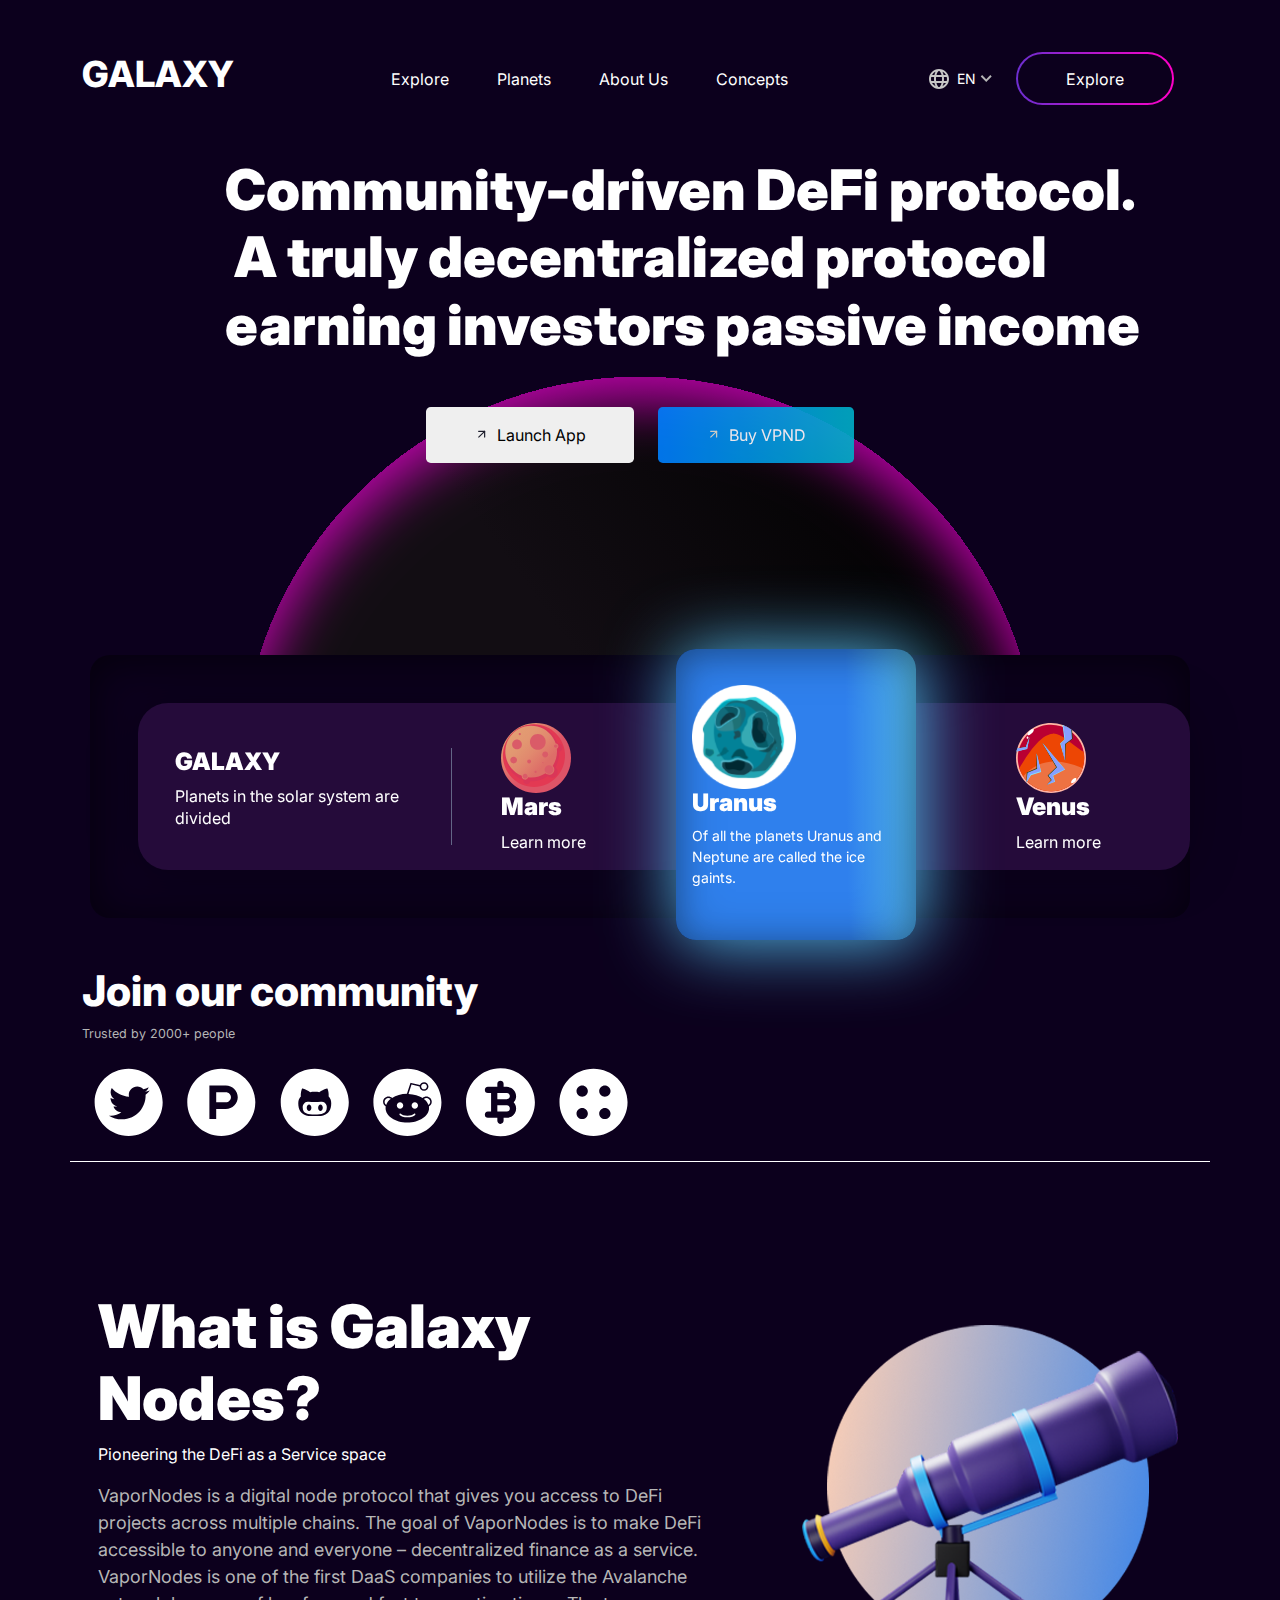
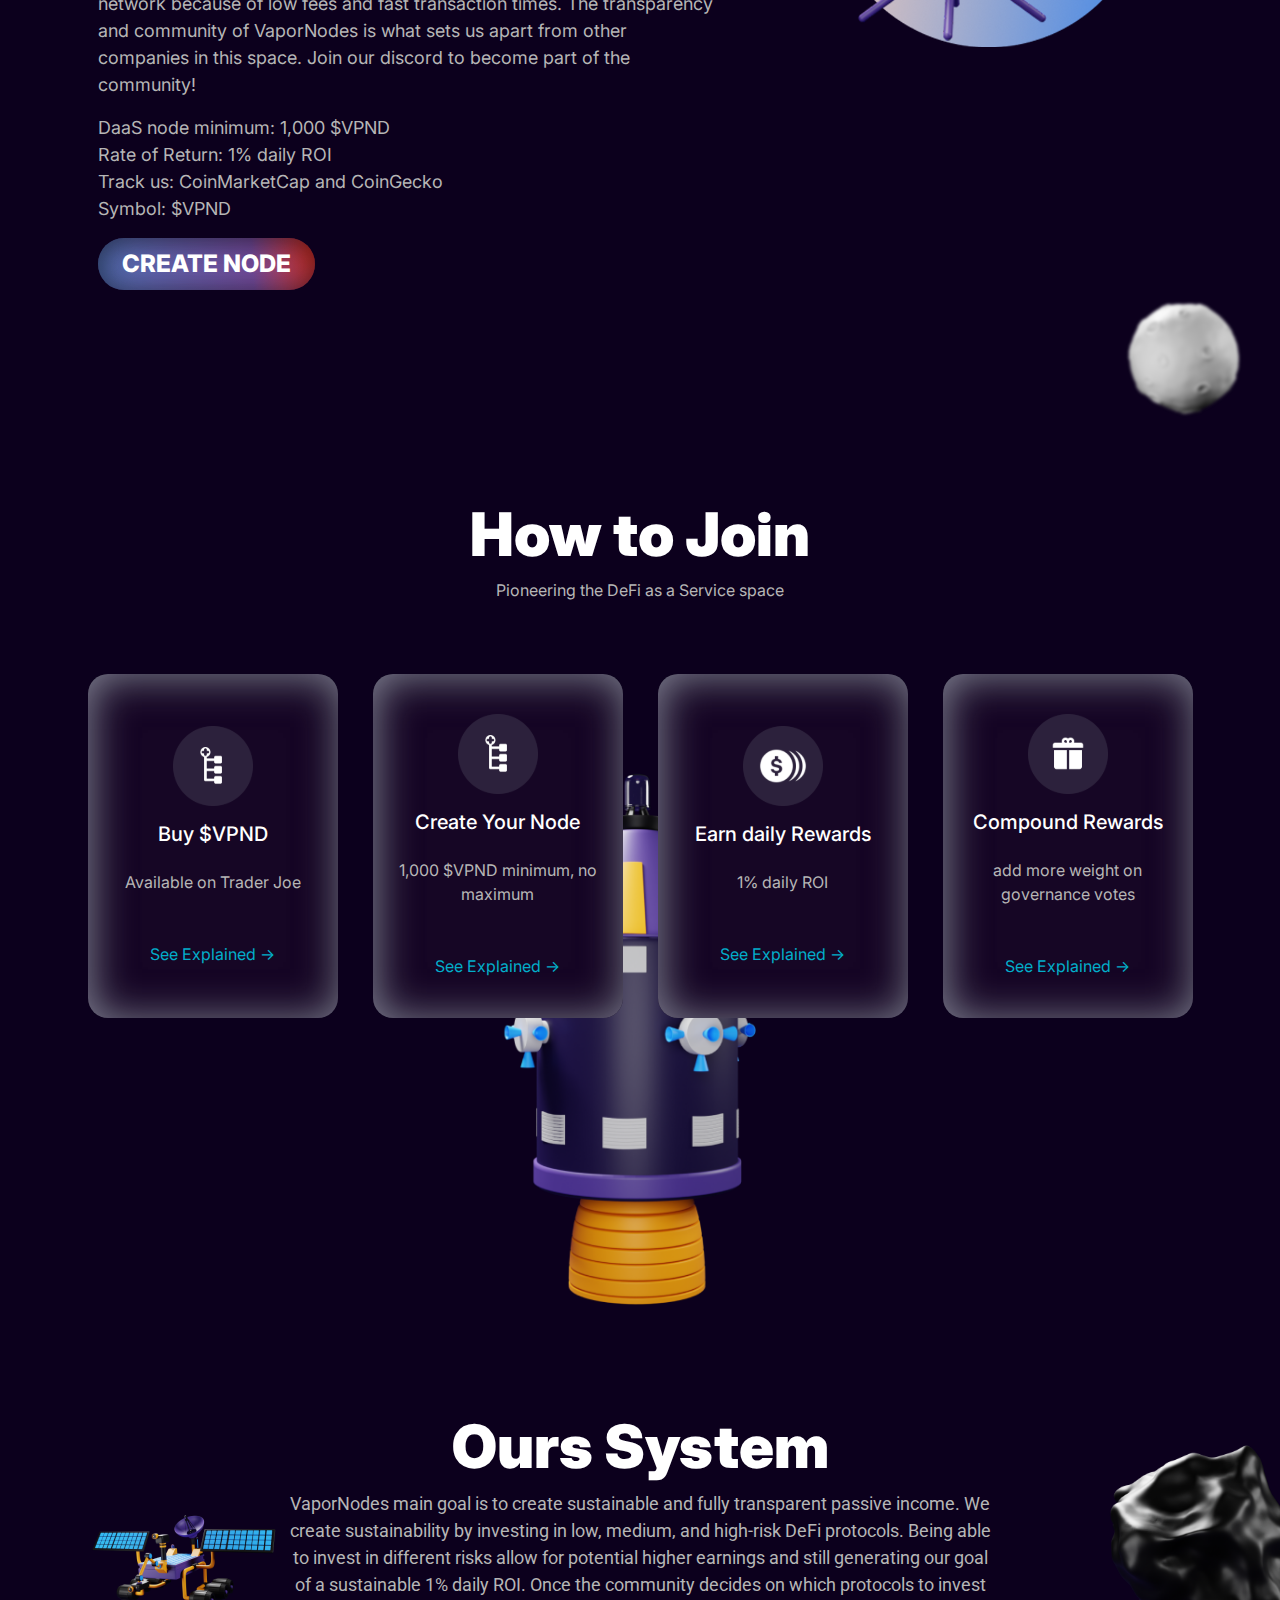
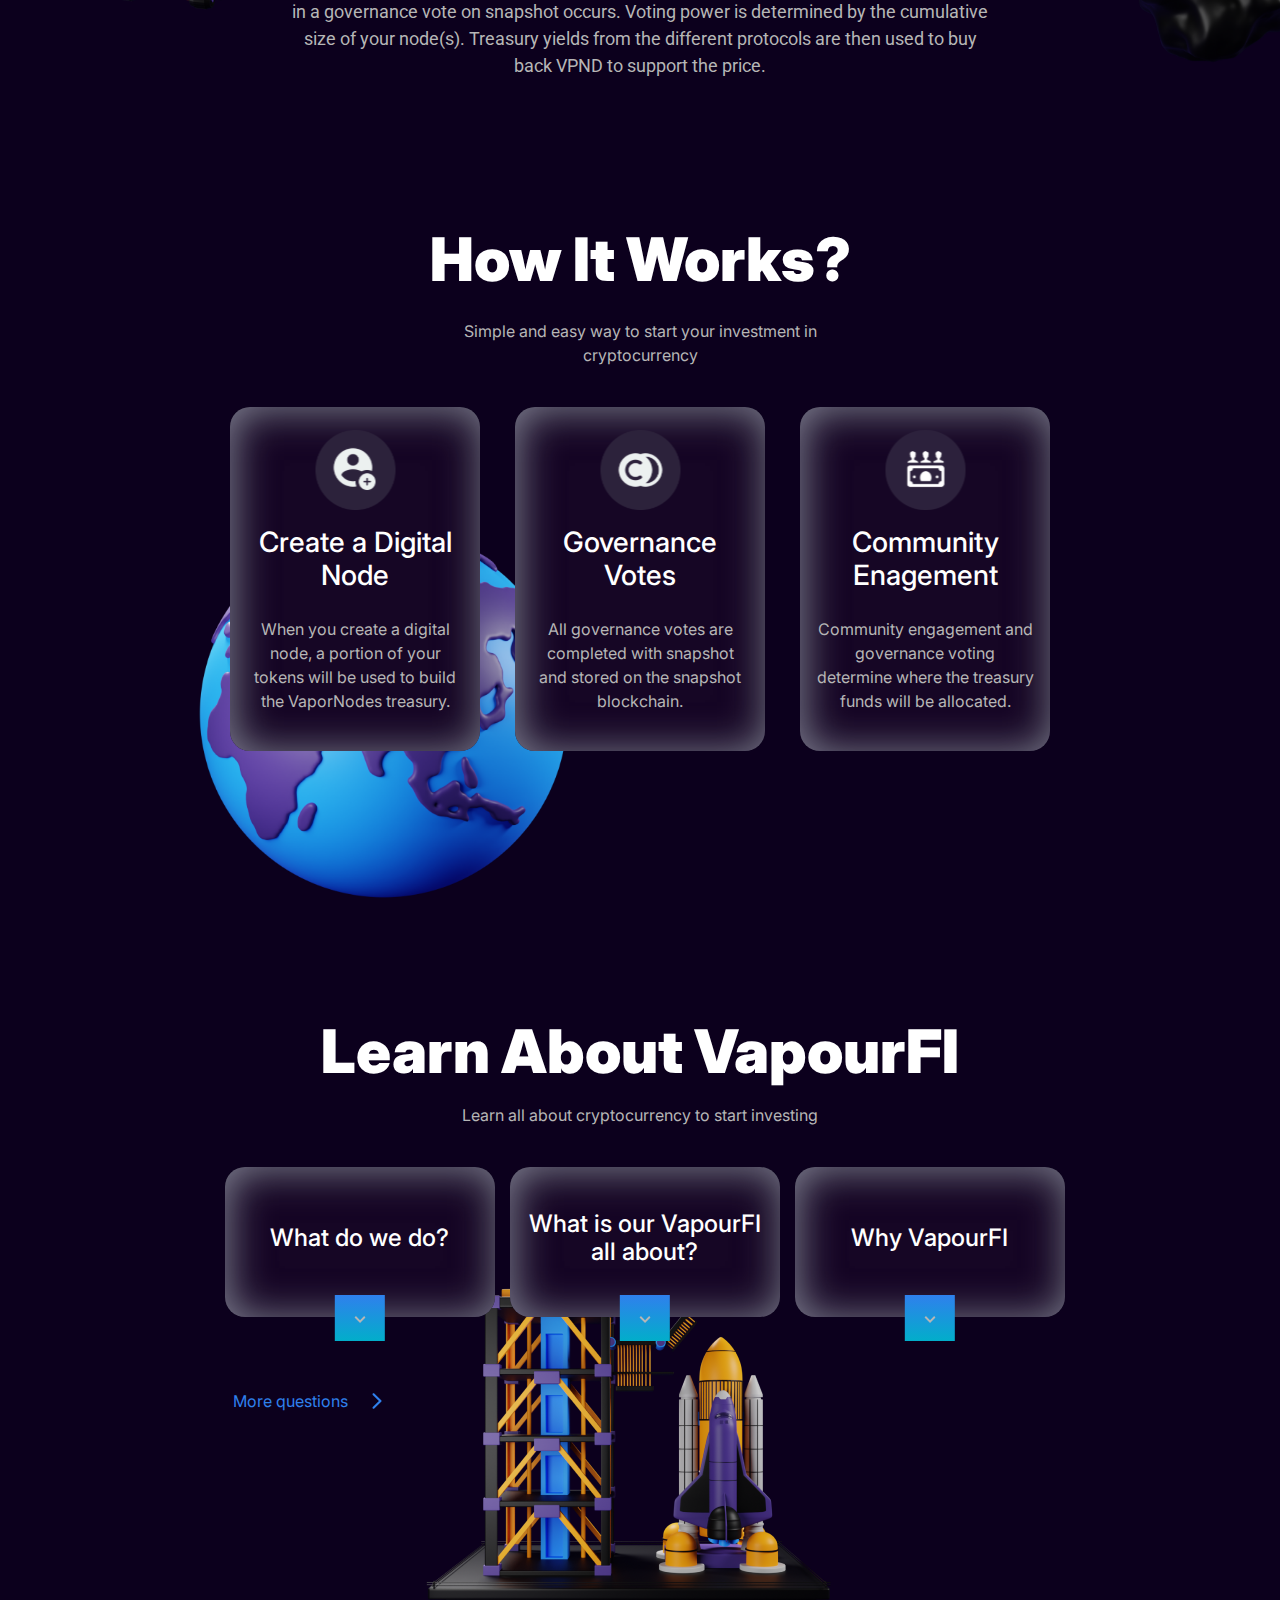
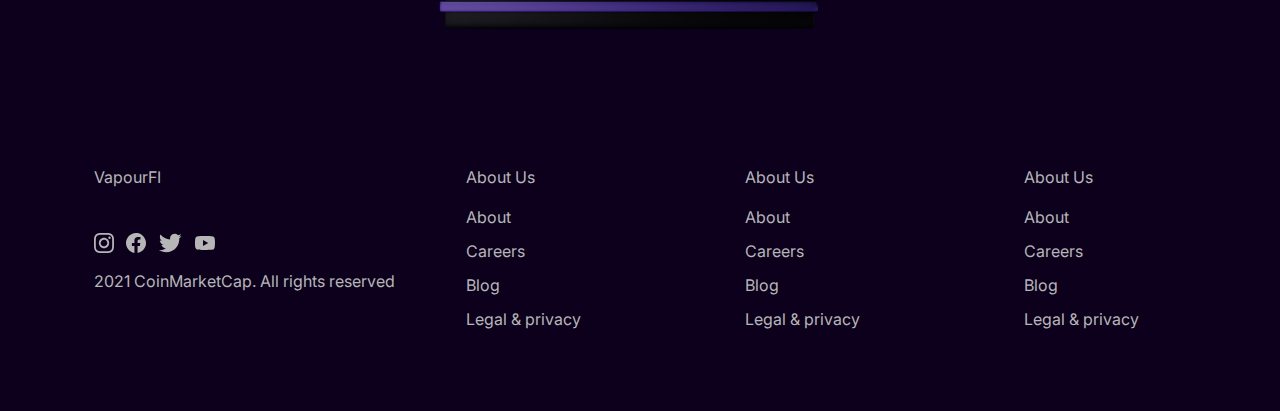
<file: explore.html>
<!DOCTYPE html>
<html lang="en">
<head>
    <meta charset="UTF-8">
    <meta http-equiv="X-UA-Compatible" content="IE=edge">
    <meta name="viewport" content="width=device-width, initial-scale=1.0">
    <link rel="stylesheet" href="./assets/css/bootstrap.min.css">
    <link rel="stylesheet" href="./assets/css/style.css">
    <script defer src="./assets/js/bootstrap.bundle.min.js"></script>
    <title>Galaxy - Home</title>
</head>
<body>
    <div class="home">

      <nav class="navbar navbar-expand-lg navbar-light">
        <div class="container ">
            <a class="navbar-brand" href="./index.html">
                <h1>GALAXY</h1>
            </a>
            <button class="navbar-toggler collapsed" type="button" data-bs-toggle="collapse" data-bs-target="#navbarSupportedContent" aria-controls="navbarSupportedContent" aria-expanded="false" aria-label="Toggle navigation">
                <span class="toggler-icon top-bar"></span>
                <span class="toggler-icon middle-bar"></span>
                <span class="toggler-icon bottom-bar"></span>
        </button>
      
        <div class="collapse navbar-collapse" id="navbarSupportedContent">
          <ul class="navbar-nav mx-auto pangea-regular ixam-dark-color">
            <li class="nav-item active">
              <a class="nav-link text-white px-4" href="./explore.html">Explore</span></a>
            </li>
            <li class="nav-item">
              <a class="nav-link text-white px-4" href="#approach">Planets</a>
            </li>
            <li class="nav-item active">
              <a class="nav-link text-white px-4" href="#strategy">About Us</span></a>
            </li>
            <li class="nav-item">
              <a class="nav-link text-white px-4" href="#services">Concepts</a>
            </li>
          </ul>
          <ul class="navbar-nav">
           <div class="d-flex align-items-center">
            <img src="./assets/img/globe.svg" alt="" class="img-fluid">
            <span class="ms-2 me-1 en">EN</span>
            <img src="./assets/img/cheveron.svg" alt="">
           </div>
           <button class="explore mx-4 text-white">
             <a href="dashboard.html" >Explore</a></button>
          </ul>
        </div>
        </div>
      </nav>

      <!-- <div class="heroHome">
        <div class="frock">
          <div class="container">
            <div class="row">
              <div class="col-lg-7 order-2 order-lg-1">
                <h1 class="introText text-uppercase">
                 <span>Galaxy Nodes</span> 
                  <span>Finance</span>
                </h1>
                <p class="w-75">Galaxy is the boundless three-dimensional extent in which
                  objects and events have relative position.</p>
                <button class="rounded-pill px-4 py-2 text-white">EXPLORE</button>
              </div>
              <div class="col-lg-5 circle position-relative order-1 order-lg-2">
                <img src="./assets/img/Frock_3.png" alt="" class="img-fluid">
                <img src="./assets/img/concept.png" alt="" class="img-fluid position-absolute left-0">
              </div>
            </div>
          </div>
        </div>
      </div> -->

      <div class="communityDriven " >
         <div class="container">
            <div class="row">
                <div class="col-12 col-xl-9 mx-auto">
                        <h1 class="text-center mb-5 ">
                          Community-driven DeFi protocol. <br class= "d-none d-md-block">
                          A truly decentralized protocol <br class=" d-none d-md-block">
                        earning investors passive income 
                        </h1>
                        <div class="d-flex gap-4 justify-content-center">
                            <button class="launch d-flex gap-2 align-items-center px-3 px-sm-5  py-3 rounded-3 border-0"><img src="./assets/img//arrowUp.svg" alt="">Launch App</button>
                            <button class="buy d-flex gap-2 align-items-center px-3 px-sm-5  py-3 rounded-3 border-0 " ><img src="./assets/img//arrowUp.svg" alt="">Buy VPND</button>
                        </div>
                </div>
            </div>
         </div>
      </div>

      <div class="planet ps-md-5 py-5 mb-5 mx-auto">
        <div class="planetContent">
          <div class="container">
            <div class="row justify-content-center gap-4 gap-sm-0">
              <div class="col-sm-6 col-lg-4 d-flex align-items-center justify-content-center">
                <div class="galaxy text-center text-sm-start ">
                  <h1>GALAXY</h1>
                <p>Planets in the solar system 
                  are divided</p>
                </div>
              </div>
              <div class="col-sm-6 col-lg-2 d-flex flex-column align-items-center align-items-lg-start mars">
                <img src="./assets/img/mars.svg" alt="" class="img-fluid marImg">
                <h1>Mars</h1>
                <p>Learn more</p>
              </div>
              <div class="col-sm-6 col-lg-3 d-flex justify-content-center justify-content-sm-start position-relative">
               <div class="uranus position-absolute">
                <div class="d-flex px-3 ">
                  <img src="./assets/img/uranus.svg" alt="" class="img-fluid w-50 d-flex mx-auto mx-sm-0">
                <h1 class="text-center text-sm-start">Uranus</h1>
                <!-- <p>Learn more</p> -->
                  <p class="d-none d-lg-block">Of all the planets Uranus and 
                    Neptune are called the ice
                    gaints.</p>
                </div>
               </div>
              </div>
              <div class="col-sm-6 col-lg-3 align-items-center d-flex justify-content-center">
                <div class="venus">
                  <img src="./assets/img/venus.svg" alt="" class="img-fluid">
                <h1>Venus</h1>
                <p>Learn more</p>
                </div>
              </div>
            </div>
          </div>
        </div>
      </div>

      <div class="community container my-5 pb-3">
        <h1>Join our community</h1>
        <p>Trusted by 2000+ people</p>
        <div class="container py-2">
          <div class="row">
            <div class="col-md-6">
              <div class="row">
                <img src="./assets/img/twitter.svg" alt="" class="img-fluid col-2">
                <img src="./assets/img/producthunt.svg" alt="" class="img-fluid col-2">
                <img src="./assets/img/github.svg" alt="" class="img-fluid col-2">
                <img src="./assets/img/reddit.svg" alt="" class="img-fluid col-2">
                <img src="./assets/img/bitcointalk.svg" alt="" class="img-fluid col-2">
                <img src="./assets/img/blockstack.svg" alt="" class="img-fluid col-2">
              </div>
            </div>
          </div>
        </div>
      </div>

      <div class="whatIsGalaxyNode">
        <div class="container">
          <div class="row px-3">
            <div class="col-md-11 col-lg-7">
              <h1>What is Galaxy Nodes?</h1>
              <p>Pioneering the DeFi as a Service space</p>
              <div class="text">
                <p>
                  VaporNodes is a digital node protocol that gives you access to DeFi projects across multiple chains. 
                  The goal of VaporNodes is to make DeFi accessible to anyone and everyone – decentralized finance as 
                  a service. VaporNodes is one of the first DaaS companies to utilize the Avalanche network because of
                   low fees and fast transaction times. The transparency and community of VaporNodes is what sets us apart
                    from other companies in this space. Join our discord to become part of the community!
                </p>
                <div>
                  <span class="d-block">DaaS node minimum: 1,000 $VPND</span>
                   <span class="d-block"> Rate of Return: 1% daily ROI</span>
                   <span class="d-block">Track us: CoinMarketCap and CoinGecko</span> 
                   <span class="d-block">Symbol: $VPND </span> 
                </div>
                <button class="createNode px-4 py-2 mt-3 text-white">CREATE NODE</button>                
              </div>
            </div>
            <div class="col-lg-5 text-end d-none d-lg-block">
              <img src="./assets/img/telescope.png" alt="" class="img-fluid">
            </div>
          </div>
        </div>
      </div>

      <div class="howToJoin my-5">
        <h1 class="text-center">How to Join</h1>
        <p class="text-center">Pioneering the DeFi as a Service space</p>
        <div class="rocket my-5">
          <div class="container">
            <div class="row">
              <div class="col-sm-6 py-4 col-xl-3">
                <div class="customCard mx-auto">
                  <div class="text-center">
                    <img src="./assets/img/vpnd.svg" alt="" class="img-fluid">
                  </div>
                  <h3 class="py-3">Buy $VPND</h3>
                  <p>Available on Trader Joe</p>
                  <a href="#" class="">See Explained <span>&#8594;</span></a>
                </div>
              </div>
              <div class="col-sm-6 py-4 col-xl-3">
                <div class="customCard mx-auto">
                  <div class="text-center">
                    <img src="./assets/img/vpnd.svg" alt="" class="img-fluid">
                  </div>
                  <h3 class="py-3">Create Your Node</h3>
                  <p>1,000 $VPND minimum, no maximum</p>
                  <a href="#" class="">See Explained <span>&#8594;</span></a>
                </div>
              </div>
              <div class="col-sm-6 py-4 col-xl-3">
                <div class="customCard mx-auto">
                  <div class="text-center">
                    <img src="./assets/img/dolar.svg" alt="" class="img-fluid">
                  </div>
                  <h3 class="py-3">Earn daily Rewards</h3>
                  <p>1% daily ROI</p>
                  <a href="#" class="">See Explained <span>&#8594;</span></a>
                </div>
              </div>
              <div class="col-sm-6 py-4 col-xl-3">
                <div class="customCard mx-auto">
                  <div class="text-center">
                    <img src="./assets/img/gift.svg" alt="" class="img-fluid">
                  </div>
                  <h3 class="py-3">Compound Rewards</h3>
                  <p>add more weight on governance votes</p>
                  <a href="#" class="">See Explained <span>&#8594;</span></a>
                </div>
              </div>
            </div>
          </div>
        </div>
      </div>

      <div class="ourSystem mb-5">
        <div class="container">
          <h1>Ours System</h1>
          <div class="row justify-content-center">
            <div class="col-md-8 d-flex">
              <p class="text-center px-3">VaporNodes main goal is to create sustainable and fully transparent passive income.
                 We create sustainability by investing in low, medium, and high-risk DeFi protocols. 
                 Being able to invest in different risks allow for potential higher earnings and still
                  generating our goal of a sustainable 1% daily ROI. Once the community decides on which 
                  protocols to invest in a governance vote on snapshot occurs. Voting power is determined 
                  by the cumulative size of your node(s). Treasury yields from the different protocols are 
                  then used to buy back VPND to support the price.
                </p>
            </div>
          </div>
        </div>
      </div>

      <div class="howItWorks">
        <div class="container">
          <h1 class="text-center">How It Works?</h1>
          <div class="row justify-content-center">
            <div class="col-md-4">
              <p class="text-center pt-3">Simple and easy way to start your investment 
                in cryptocurrency</p>
            </div>
          </div>
          <div class="row justify-content-center">
            <div class="col-sm-6 py-4 col-xl-3">
              <div class="customCard mx-auto">
                <div class="text-center">
                  <img src="./assets/img/userPlus.svg" alt="" class="img-fluid">
                </div>
                <h3 class="py-3">Create a Digital Node</h3>
                <p>When you create a digital node, a portion of your tokens will be used to build the VaporNodes treasury.</p>
              </div>
            </div>
            <div class="col-sm-6 py-4 col-xl-3">
              <div class="customCard mx-auto">
                <div class="text-center">
                  <img src="./assets/img/c.svg" alt="" class="img-fluid">
                </div>
                <h3 class="py-3">Governance Votes</h3>
                <p> All governance votes are completed with snapshot and stored on the snapshot blockchain.</p>
              </div>
            </div>
            <div class="col-sm-6 py-4 col-xl-3">
              <div class="customCard mx-auto">
                <div class="text-center">
                  <img src="./assets/img/community.svg" alt="" class="img-fluid">
                </div>
                <h3 class="py-3">Community Enagement</h3>
                <p>Community engagement and governance voting determine where the treasury funds will be allocated.</p>
              </div>
            </div>
          </div>
        </div>
      </div>

      <div class="learnAboutVapourF1">
        <h1 class="pb-2 text-center">Learn About VapourFI</h1>
          <p class="text-center">Learn all about cryptocurrency to start investing</p>
        <div class="container">
          <div class="row justify-content-center text-center">
            <div class="col-md-6 py-4 col-xl-3">
                <div class="customCard mx-auto position-relative">                
                  <h4 class="py-3">What do we do?</h4>
                  <div class="position-absolute cheveron">
                  <img src="./assets/img/cheveron.svg" alt="" class="img-fluid">
                </div>                
              </div>
            </div>
            <div class="col-md-6 py-4 col-xl-3">
                <div class="customCard mx-auto position-relative">                
                  <h4 class="py-3">What is our VapourFI all about?</h4>
                  <div class="position-absolute cheveron">
                    <img src="./assets/img/cheveron.svg" alt="" class="img-fluid">
                  </div>
                </div>               
            </div>
            <div class="col-md-6 py-4 col-xl-3">
                <div class="customCard mx-auto position-relative">                
                  <h4 class="py-3">Why VapourFI</h4>
                  <div class="position-absolute cheveron">
                    <img src="./assets/img/cheveron.svg" alt="" class="img-fluid">
                  </div>
                </div>
            </div>
          </div>
          <div class="row justify-content-center my-5">
            <div class="col-md-9 d-flex justify-content-center justify-content-md-start">
              <a href="#" class="ms-2">More questions <img src="./assets/img/cheveronRight.svg" alt="" class="img-fluid ms-4"></a>
            </div>
          </div>
        </div>
      </div>

      <footer class="container my-5 px-4">
        <div class="row">
          <div class="col-6 py-3 col-md-4">
            <p>VapourFI</p>
            <div class="footerIcons pt-4 pb-3">
              <img src="./assets/img/ig.svg" alt="" class="img-fluid me-2">
              <img src="./assets/img/fb.svg" alt="" class="img-fluid me-2">
              <img src="./assets/img/twit.svg" alt="" class="img-fluid me-2">
              <img src="./assets/img/youTube.svg" alt="" class="img-fluid me-2">
            </div>
            <p>2021 CoinMarketCap. All rights reserved</p>
          </div>
          <div class="col-6 py-3 col-md-3">
            <p>About Us</p>
            <ul>
              <li>
                <a href="#">About</a>
              </li>
              <li>
                <a href="#">Careers</a>
              </li>
              <li>
                <a href="#">Blog</a>
              </li>
              <li>
                <a href="#">Legal & privacy</a>
              </li>
            </ul>
          </div>
          <div class="col-6 py-3 col-md-3">
            <p>About Us</p>
            <ul>
              <li>
                <a href="#">About</a>
              </li>
              <li>
                <a href="#">Careers</a>
              </li>
              <li>
                <a href="#">Blog</a>
              </li>
              <li>
                <a href="#">Legal & privacy</a>
              </li>
            </ul>
          </div>
          <div class="col-6 py-3 col-md-2">
            <p>About Us</p>
            <ul>
              <li>
                <a href="#">About</a>
              </li>
              <li>
                <a href="#">Careers</a>
              </li>
              <li>
                <a href="#">Blog</a>
              </li>
              <li>
                <a href="#">Legal & privacy</a>
              </li>
            </ul>
          </div>
        </div>
      </footer>

    </div>
</body>
</html>
</file>
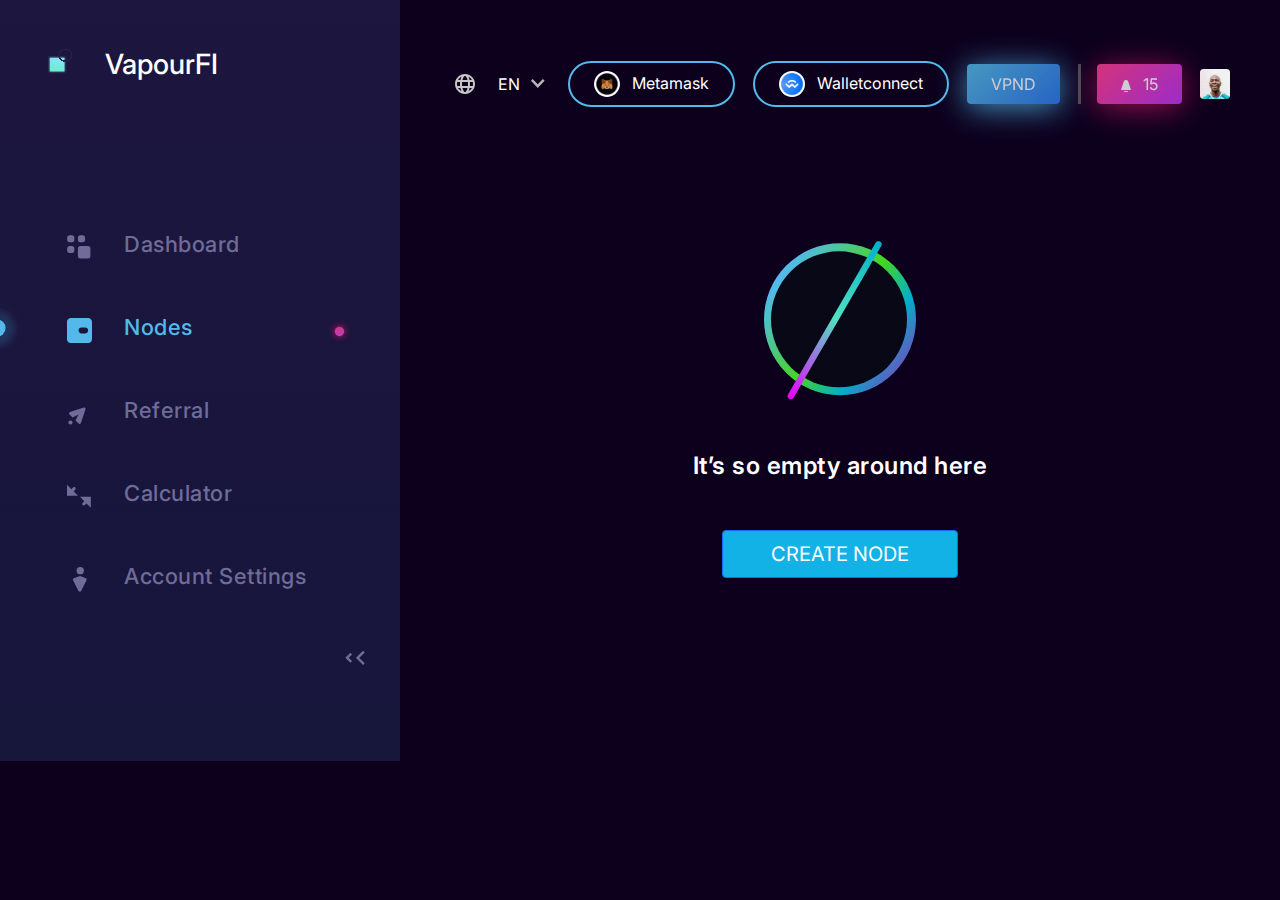
<file: nodes.html>
<!DOCTYPE html>
<html lang="en">
  <head>
    <meta charset="UTF-8" />
    <meta http-equiv="X-UA-Compatible" content="IE=edge" />
    <meta name="viewport" content="width=device-width, initial-scale=1.0" />
    <link rel="stylesheet" href="./assets/css/bootstrap.min.css" />
    <link rel="stylesheet" href="./assets/css/style.css" />
    <title>VapourFI - Dashboard</title>
  </head>
  <body>
    <div class="dashboard-wrapper">
      <div class="mainContent">
        <div class="sidebarHolder d-none d-lg-block">
          <aside class="">
            <div class="sideBarWrapper">
              <div class="sideBarWrapper-content py-5">
                <div class="top-sidebar-item-holder">
                  <a href="index.html">
                    <div class="d-flex sidebar-item ps-5">
                      <div class="sidebar-item-icon me-3">
                        <img src="./assets/img/Logo.svg" class="me-3" alt="" />
                      </div>
                      <div class="sidebar-item-text">
                        <h3>VapourFI</h3>
                      </div>
                    </div>
                    <div class="sidebar-item-icon icon-only me-3">
                      <img src="./assets/img/Logo.svg" class="me-3" alt="" />
                    </div>
                  </a>
                </div>
                <div class="other-sidebar-items-holder">
                  <div class="single-sidebar-item mb-5">
                    <a href="dashboard.html">
                      <div class="d-flex sidebar-item justify-content-start">
                        <div class="sidebar-item-icon state-icon me-3">
                          <img
                            src="./assets/img/active-state-dot.svg"
                            class="me-3"
                            alt=""
                          />
                        </div>
                        <div class="d-flex">
                          <div class="sidebar-item-icon me-3">
                            <img
                              src="./assets/img/dash-active.svg"
                              class="me-3 active"
                              alt=""
                            />
                            <img
                              src="./assets/img/dash-inactive.svg"
                              class="me-3 inactive"
                              alt=""
                            />
                          </div>
                          <div class="sidebar-item-text">
                            <h3 class="mb-0">Dashboard</h3>
                          </div>
                        </div>
                        <div class="sidebar-item-noti-icon ms-auto me-5">
                          <img
                            src="./assets/img/Notimark.svg"
                            class=""
                            alt=""
                          />
                        </div>
                      </div>
                      <div class="sidebar-item-icon icon-only me-3">
                        <img
                          src="./assets/img/dash-active.svg"
                          class="me-3 active"
                          alt=""
                        />
                        <img
                          src="./assets/img/dash-inactive.svg"
                          class="me-3 inactive"
                          alt=""
                        />
                      </div>
                    </a>
                  </div>
                  <div class="single-sidebar-item mb-5">
                    <a href="nodes.html">
                      <div
                        class="d-flex sidebar-item active justify-content-start"
                      >
                        <div class="sidebar-item-icon state-icon me-3">
                          <img
                            src="./assets/img/active-state-dot.svg"
                            class="me-3"
                            alt=""
                          />
                        </div>
                        <div class="d-flex">
                          <div class="sidebar-item-icon me-3">
                            <img
                              src="./assets/img/node-active.svg"
                              class="me-3 active"
                              alt=""
                            />
                            <img
                              src="./assets/img/node-inactive.svg"
                              class="me-3 inactive"
                              alt=""
                            />
                          </div>
                          <div class="sidebar-item-text">
                            <h3 class="mb-0">Nodes</h3>
                          </div>
                        </div>
                        <div class="sidebar-item-noti-icon ms-auto me-5">
                          <img
                            src="./assets/img/Notimark.svg"
                            class=""
                            alt=""
                          />
                        </div>
                      </div>
                      <div class="sidebar-item-icon icon-only active me-3">
                        <img
                          src="./assets/img/node-active.svg"
                          class="me-3 active"
                          alt=""
                        />
                        <img
                          src="./assets/img/node-inactive.svg"
                          class="me-3 inactive"
                          alt=""
                        />
                      </div>
                    </a>
                  </div>
                  <div class="single-sidebar-item mb-5">
                    <a href="referral.html">
                      <div class="d-flex sidebar-item justify-content-start">
                        <div class="sidebar-item-icon state-icon me-3">
                          <img
                            src="./assets/img/active-state-dot.svg"
                            class="me-3"
                            alt=""
                          />
                        </div>
                        <div class="d-flex">
                          <div class="sidebar-item-icon me-3">
                            <img
                              src="./assets/img/ref-active.svg"
                              class="me-3 active"
                              alt=""
                            />
                            <img
                              src="./assets/img/ref-inactive.svg"
                              class="me-3 inactive"
                              alt=""
                            />
                          </div>
                          <div class="sidebar-item-text">
                            <h3 class="mb-0">Referral</h3>
                          </div>
                        </div>
                        <div class="sidebar-item-noti-icon ms-auto me-5">
                          <img
                            src="./assets/img/Notimark.svg"
                            class=""
                            alt=""
                          />
                        </div>
                      </div>
                      <div class="sidebar-item-icon icon-only me-3">
                        <img
                          src="./assets/img/ref-active.svg"
                          class="me-3 active"
                          alt=""
                        />
                        <img
                          src="./assets/img/ref-inactive.svg"
                          class="me-3 inactive"
                          alt=""
                        />
                      </div>
                    </a>
                  </div>
                  <div class="single-sidebar-item mb-5">
                    <a href="calculator.html">
                      <div class="d-flex sidebar-item justify-content-start">
                        <div class="sidebar-item-icon state-icon me-3">
                          <img
                            src="./assets/img/active-state-dot.svg"
                            class="me-3"
                            alt=""
                          />
                        </div>
                        <div class="d-flex">
                          <div class="sidebar-item-icon me-3">
                            <img
                              src="./assets/img/calc-active.svg"
                              class="me-3 active"
                              alt=""
                            />
                            <img
                              src="./assets/img/calc-inactive.svg"
                              class="me-3 inactive"
                              alt=""
                            />
                          </div>
                          <div class="sidebar-item-text">
                            <h3 class="mb-0">Calculator</h3>
                          </div>
                        </div>
                        <div class="sidebar-item-noti-icon ms-auto me-5">
                          <img
                            src="./assets/img/Notimark.svg"
                            class=""
                            alt=""
                          />
                        </div>
                      </div>
                      <div class="sidebar-item-icon icon-only me-3">
                        <img
                          src="./assets/img/calc-active.svg"
                          class="me-3 active"
                          alt=""
                        />
                        <img
                          src="./assets/img/calc-inactive.svg"
                          class="me-3 inactive"
                          alt=""
                        />
                      </div>
                    </a>
                  </div>
                  <div class="single-sidebar-item mb-5">
                    <a href="#">
                      <div class="d-flex sidebar-item justify-content-start">
                        <div class="sidebar-item-icon state-icon me-3">
                          <img
                            src="./assets/img/active-state-dot.svg"
                            class="me-3"
                            alt=""
                          />
                        </div>
                        <div class="d-flex">
                          <div class="sidebar-item-icon me-3">
                            <img
                              src="./assets/img/acct-active.svg"
                              class="me-3 active"
                              alt=""
                            />
                            <img
                              src="./assets/img/acct-inactive.svg"
                              class="me-3 inactive"
                              alt=""
                            />
                          </div>
                          <div class="sidebar-item-text">
                            <h3 class="mb-0">Account Settings</h3>
                          </div>
                        </div>
                        <div class="sidebar-item-noti-icon ms-auto me-5">
                          <img
                            src="./assets/img/Notimark.svg"
                            class=""
                            alt=""
                          />
                        </div>
                      </div>
                      <div class="sidebar-item-icon icon-only me-3">
                        <img
                          src="./assets/img/acct-active.svg"
                          class="me-3 active"
                          alt=""
                        />
                        <img
                          src="./assets/img/acct-inactive.svg"
                          class="me-3 inactive"
                          alt=""
                        />
                      </div>
                    </a>
                  </div>
                </div>
                <!-- <div class="sidebar-card-holder p-5">
                  <div class="sidebar-card my-5 text-center">
                    <img src="assets/img/security-icon.svg" alt="" />
                    <h4 class="mb-5">Keep you safe!</h4>
                    <p>
                      Update your security password, keep your account safe!
                    </p>
                    <h4 class="my-5 pointer">Update Privacy</h4>
                  </div>
                </div> -->
                <div
                  class="sidebar-toggler d-flex my-5 justify-content-end"
                  id="sidebarCollapse"
                >
                  <img src="assets/img/open-toggler.svg" alt="" class="open" />
                  <img
                    src="assets/img/close-toggler.svg"
                    alt=""
                    class="close"
                  />
                </div>
              </div>
            </div>
          </aside>
        </div>
        <div class="mainContentHolder container">
          <nav class="navbar navbar-expand-xl navbar-light sticky-top">
            <div class="container">
              <a class="navbar-brand d-block d-lg-none" href="#">
                <h1>ValourFi</h1>
              </a>
              <button
                class="navbar-toggler collapsed"
                type="button"
                data-bs-toggle="collapse"
                data-bs-target="#navbarSupportedContent"
                aria-controls="navbarSupportedContent"
                aria-expanded="false"
                aria-label="Toggle navigation"
              >
                <span class="toggler-icon top-bar"></span>
                <span class="toggler-icon middle-bar"></span>
                <span class="toggler-icon bottom-bar"></span>
              </button>

              <div class="collapse navbar-collapse" id="navbarSupportedContent">
                <ul class="navbar-nav ms-auto pangea-regular ixam-dark-color">
                  <li class="nav-item active">
                    <div class="input-group">
                      <span class="input-group-text" id="basic-addon1">
                        <img
                          src="./assets/img/globe.svg"
                          alt=""
                          class="img-fluid"
                        />
                      </span>
                      <select name="" class="form-control nav-select" id="">
                        <option value="EN">EN</option>
                      </select>
                    </div>
                  </li>
                  <li class="nav-item">
                    <a class="nav-link text-white nav-btn px-4" href="#"
                      ><img
                        src="./assets/img/metamask.svg"
                        class="me-2"
                        alt=""
                      />
                      Metamask</a
                    >
                  </li>
                  <li class="nav-item">
                    <a class="nav-link text-white nav-btn px-4" href="#"
                      ><img
                        src="./assets/img/walletconnect.svg"
                        class="me-2"
                        alt=""
                      />
                      Walletconnect</a
                    >
                  </li>
                  <li class="nav-item active">
                    <a
                      class="nav-link text-white nav-btn-blue px-4"
                      href="#strategy"
                      >VPND</a
                    >
                  </li>
                  <li class="nav-item left-border ps-3 my-3">
                    <a
                      class="nav-link text-white nav-btn-purple px-4 py-2"
                      href="#services"
                      ><img
                        src="./assets/img/noti-icon.svg"
                        class="me-2"
                        alt=""
                      />
                      15
                    </a>
                  </li>
                  <li class="nav-item">
                    <img
                      src="./assets/img/Face.svg"
                      class="me-2 profile-img"
                      alt=""
                    />
                  </li>
                </ul>
              </div>
            </div>
          </nav>
          <main>
            <div class="container my-4">
              <div class="row">
                <div class="col-12">
                  <div class="d-flex justify-content-center">
                    <div class="empty-node my-5">
                      <div class="d-flex justify-content-center mb-5">
                        <img src="assets/img/no-node.svg" alt="" />
                      </div>
                      <p class="mb-5">It’s so empty around here</p>
                      <div class="d-flex justify-content-center mb-5">
                        <button
                          class="btn btn-primary btn-lg text-uppercase px-5"
                        >
                          Create Node
                        </button>
                      </div>
                    </div>
                  </div>
                </div>
              </div>
            </div>
          </main>
        </div>
      </div>
    </div>
  </body>
  <script src="./assets/js/jquery.min.js"></script>
  <script src="./assets/js/bootstrap.bundle.min.js"></script>
  <script>
    $(document).ready(function () {
      $("#sidebarCollapse").on("click", function () {
        $(".sideBarWrapper").toggleClass("active");
      });
    });
  </script>
</html>
</file>
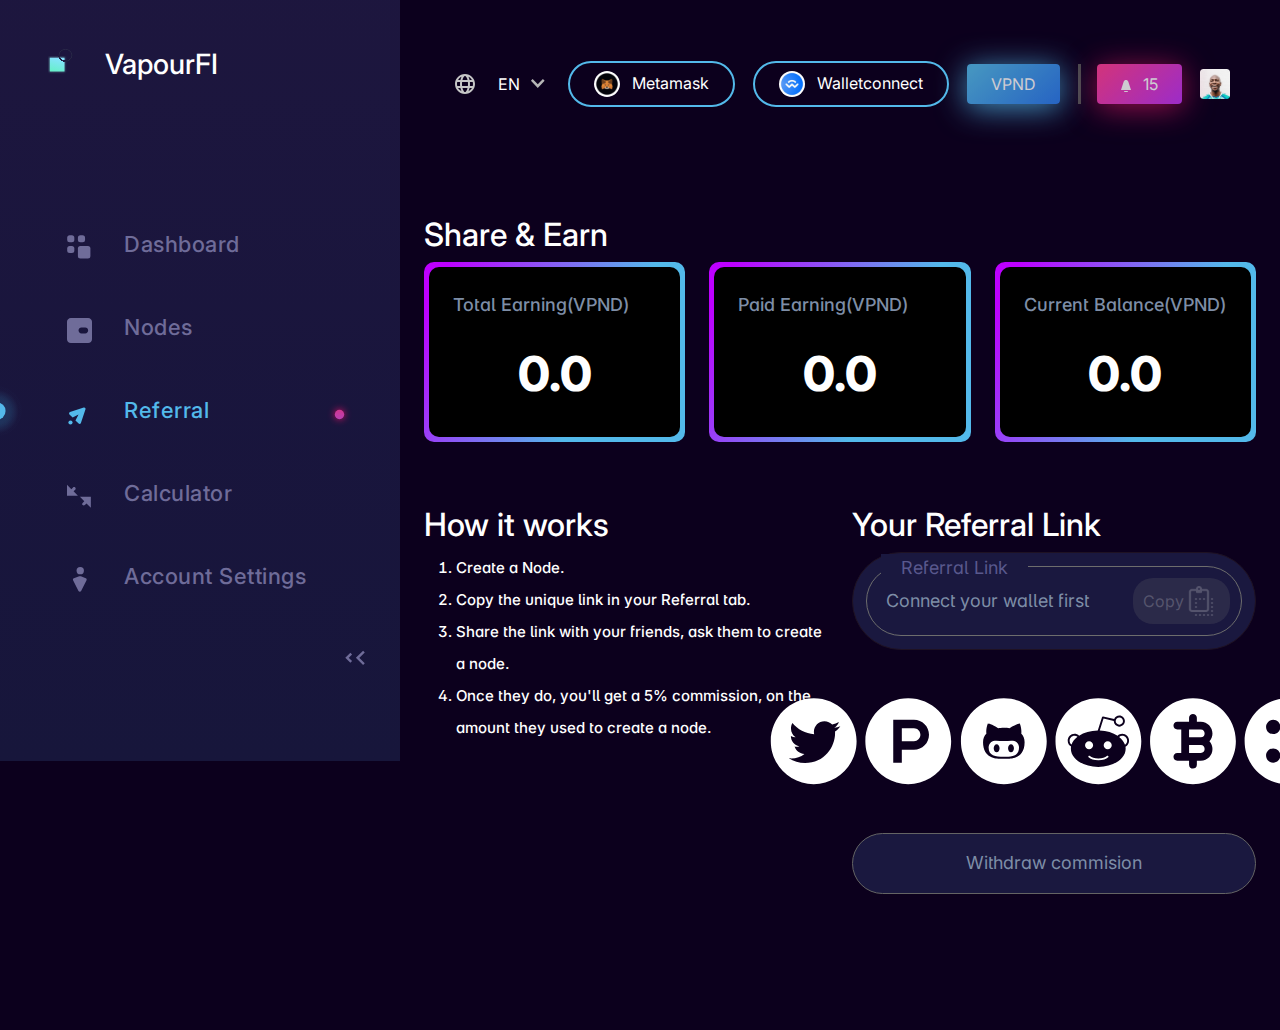
<file: referral.html>
<!DOCTYPE html>
<html lang="en">
  <head>
    <meta charset="UTF-8" />
    <meta http-equiv="X-UA-Compatible" content="IE=edge" />
    <meta name="viewport" content="width=device-width, initial-scale=1.0" />
    <link rel="stylesheet" href="./assets/css/bootstrap.min.css" />
    <link rel="stylesheet" href="./assets/css/style.css" />
    <title>VapourFI - Dashboard</title>
  </head>
  <body>
    <div class="dashboard-wrapper">
      <div class="mainContent">
        <div class="sidebarHolder d-none d-lg-block">
          <aside class="">
            <div class="sideBarWrapper">
              <div class="sideBarWrapper-content py-5">
                <div class="top-sidebar-item-holder">
                  <a href="index.html">
                    <div class="d-flex sidebar-item ps-5">
                      <div class="sidebar-item-icon me-3">
                        <img src="./assets/img/Logo.svg" class="me-3" alt="" />
                      </div>
                      <div class="sidebar-item-text">
                        <h3>VapourFI</h3>
                      </div>
                    </div>
                    <div class="sidebar-item-icon icon-only me-3">
                      <img src="./assets/img/Logo.svg" class="me-3" alt="" />
                    </div>
                  </a>
                </div>
                <div class="other-sidebar-items-holder">
                  <div class="single-sidebar-item mb-5">
                    <a href="dashboard.html">
                      <div class="d-flex sidebar-item justify-content-start">
                        <div class="sidebar-item-icon state-icon me-3">
                          <img
                            src="./assets/img/active-state-dot.svg"
                            class="me-3"
                            alt=""
                          />
                        </div>
                        <div class="d-flex">
                          <div class="sidebar-item-icon me-3">
                            <img
                              src="./assets/img/dash-active.svg"
                              class="me-3 active"
                              alt=""
                            />
                            <img
                              src="./assets/img/dash-inactive.svg"
                              class="me-3 inactive"
                              alt=""
                            />
                          </div>
                          <div class="sidebar-item-text">
                            <h3 class="mb-0">Dashboard</h3>
                          </div>
                        </div>
                        <div class="sidebar-item-noti-icon ms-auto me-5">
                          <img
                            src="./assets/img/Notimark.svg"
                            class=""
                            alt=""
                          />
                        </div>
                      </div>
                      <div class="sidebar-item-icon icon-only me-3">
                        <img
                          src="./assets/img/dash-active.svg"
                          class="me-3 active"
                          alt=""
                        />
                        <img
                          src="./assets/img/dash-inactive.svg"
                          class="me-3 inactive"
                          alt=""
                        />
                      </div>
                    </a>
                  </div>
                  <div class="single-sidebar-item mb-5">
                    <a href="nodes.html">
                      <div class="d-flex sidebar-item justify-content-start">
                        <div class="sidebar-item-icon state-icon me-3">
                          <img
                            src="./assets/img/active-state-dot.svg"
                            class="me-3"
                            alt=""
                          />
                        </div>
                        <div class="d-flex">
                          <div class="sidebar-item-icon me-3">
                            <img
                              src="./assets/img/node-active.svg"
                              class="me-3 active"
                              alt=""
                            />
                            <img
                              src="./assets/img/node-inactive.svg"
                              class="me-3 inactive"
                              alt=""
                            />
                          </div>
                          <div class="sidebar-item-text">
                            <h3 class="mb-0">Nodes</h3>
                          </div>
                        </div>
                        <div class="sidebar-item-noti-icon ms-auto me-5">
                          <img
                            src="./assets/img/Notimark.svg"
                            class=""
                            alt=""
                          />
                        </div>
                      </div>
                      <div class="sidebar-item-icon icon-only me-3">
                        <img
                          src="./assets/img/node-active.svg"
                          class="me-3 active"
                          alt=""
                        />
                        <img
                          src="./assets/img/node-inactive.svg"
                          class="me-3 inactive"
                          alt=""
                        />
                      </div>
                    </a>
                  </div>
                  <div class="single-sidebar-item mb-5">
                    <a href="referral.html">
                      <div
                        class="d-flex sidebar-item active justify-content-start"
                      >
                        <div class="sidebar-item-icon state-icon me-3">
                          <img
                            src="./assets/img/active-state-dot.svg"
                            class="me-3"
                            alt=""
                          />
                        </div>
                        <div class="d-flex">
                          <div class="sidebar-item-icon me-3">
                            <img
                              src="./assets/img/ref-active.svg"
                              class="me-3 active"
                              alt=""
                            />
                            <img
                              src="./assets/img/ref-inactive.svg"
                              class="me-3 inactive"
                              alt=""
                            />
                          </div>
                          <div class="sidebar-item-text">
                            <h3 class="mb-0">Referral</h3>
                          </div>
                        </div>
                        <div class="sidebar-item-noti-icon ms-auto me-5">
                          <img
                            src="./assets/img/Notimark.svg"
                            class=""
                            alt=""
                          />
                        </div>
                      </div>
                      <div class="sidebar-item-icon icon-only active me-3">
                        <img
                          src="./assets/img/ref-active.svg"
                          class="me-3 active"
                          alt=""
                        />
                        <img
                          src="./assets/img/ref-inactive.svg"
                          class="me-3 inactive"
                          alt=""
                        />
                      </div>
                    </a>
                  </div>
                  <div class="single-sidebar-item mb-5">
                    <a href="calculator.html">
                      <div class="d-flex sidebar-item justify-content-start">
                        <div class="sidebar-item-icon state-icon me-3">
                          <img
                            src="./assets/img/active-state-dot.svg"
                            class="me-3"
                            alt=""
                          />
                        </div>
                        <div class="d-flex">
                          <div class="sidebar-item-icon me-3">
                            <img
                              src="./assets/img/calc-active.svg"
                              class="me-3 active"
                              alt=""
                            />
                            <img
                              src="./assets/img/calc-inactive.svg"
                              class="me-3 inactive"
                              alt=""
                            />
                          </div>
                          <div class="sidebar-item-text">
                            <h3 class="mb-0">Calculator</h3>
                          </div>
                        </div>
                        <div class="sidebar-item-noti-icon ms-auto me-5">
                          <img
                            src="./assets/img/Notimark.svg"
                            class=""
                            alt=""
                          />
                        </div>
                      </div>
                      <div class="sidebar-item-icon icon-only me-3">
                        <img
                          src="./assets/img/calc-active.svg"
                          class="me-3 active"
                          alt=""
                        />
                        <img
                          src="./assets/img/calc-inactive.svg"
                          class="me-3 inactive"
                          alt=""
                        />
                      </div>
                    </a>
                  </div>
                  <div class="single-sidebar-item mb-5">
                    <a href="#">
                      <div class="d-flex sidebar-item justify-content-start">
                        <div class="sidebar-item-icon state-icon me-3">
                          <img
                            src="./assets/img/active-state-dot.svg"
                            class="me-3"
                            alt=""
                          />
                        </div>
                        <div class="d-flex">
                          <div class="sidebar-item-icon me-3">
                            <img
                              src="./assets/img/acct-active.svg"
                              class="me-3 active"
                              alt=""
                            />
                            <img
                              src="./assets/img/acct-inactive.svg"
                              class="me-3 inactive"
                              alt=""
                            />
                          </div>
                          <div class="sidebar-item-text">
                            <h3 class="mb-0">Account Settings</h3>
                          </div>
                        </div>
                        <div class="sidebar-item-noti-icon ms-auto me-5">
                          <img
                            src="./assets/img/Notimark.svg"
                            class=""
                            alt=""
                          />
                        </div>
                      </div>
                      <div class="sidebar-item-icon icon-only me-3">
                        <img
                          src="./assets/img/acct-active.svg"
                          class="me-3 active"
                          alt=""
                        />
                        <img
                          src="./assets/img/acct-inactive.svg"
                          class="me-3 inactive"
                          alt=""
                        />
                      </div>
                    </a>
                  </div>
                </div>
                <!-- <div class="sidebar-card-holder p-5">
                  <div class="sidebar-card my-5 text-center">
                    <img src="assets/img/security-icon.svg" alt="" />
                    <h4 class="mb-5">Keep you safe!</h4>
                    <p>
                      Update your security password, keep your account safe!
                    </p>
                    <h4 class="my-5 pointer">Update Privacy</h4>
                  </div>
                </div> -->
                <div
                  class="sidebar-toggler d-flex my-5 justify-content-end"
                  id="sidebarCollapse"
                >
                  <img src="assets/img/open-toggler.svg" alt="" class="open" />
                  <img
                    src="assets/img/close-toggler.svg"
                    alt=""
                    class="close"
                  />
                </div>
              </div>
            </div>
          </aside>
        </div>
        <div class="mainContentHolder container">
          <nav class="navbar navbar-expand-xl navbar-light sticky-top">
            <div class="container">
              <a class="navbar-brand d-block d-lg-none" href="#">
                <h1>ValourFi</h1>
              </a>
              <button
                class="navbar-toggler collapsed"
                type="button"
                data-bs-toggle="collapse"
                data-bs-target="#navbarSupportedContent"
                aria-controls="navbarSupportedContent"
                aria-expanded="false"
                aria-label="Toggle navigation"
              >
                <span class="toggler-icon top-bar"></span>
                <span class="toggler-icon middle-bar"></span>
                <span class="toggler-icon bottom-bar"></span>
              </button>

              <div class="collapse navbar-collapse" id="navbarSupportedContent">
                <ul class="navbar-nav ms-auto pangea-regular ixam-dark-color">
                  <li class="nav-item active">
                    <div class="input-group">
                      <span class="input-group-text" id="basic-addon1">
                        <img
                          src="./assets/img/globe.svg"
                          alt=""
                          class="img-fluid"
                        />
                      </span>
                      <select name="" class="form-control nav-select" id="">
                        <option value="EN">EN</option>
                      </select>
                    </div>
                  </li>
                  <li class="nav-item">
                    <a class="nav-link text-white nav-btn px-4" href="#"
                      ><img
                        src="./assets/img/metamask.svg"
                        class="me-2"
                        alt=""
                      />
                      Metamask</a
                    >
                  </li>
                  <li class="nav-item">
                    <a class="nav-link text-white nav-btn px-4" href="#"
                      ><img
                        src="./assets/img/walletconnect.svg"
                        class="me-2"
                        alt=""
                      />
                      Walletconnect</a
                    >
                  </li>
                  <li class="nav-item active">
                    <a
                      class="nav-link text-white nav-btn-blue px-4"
                      href="#strategy"
                      >VPND</a
                    >
                  </li>
                  <li class="nav-item left-border ps-3 my-3">
                    <a
                      class="nav-link text-white nav-btn-purple px-4 py-2"
                      href="#services"
                      ><img
                        src="./assets/img/noti-icon.svg"
                        class="me-2"
                        alt=""
                      />
                      15
                    </a>
                  </li>
                  <li class="nav-item">
                    <img
                      src="./assets/img/Face.svg"
                      class="me-2 profile-img"
                      alt=""
                    />
                  </li>
                </ul>
              </div>
            </div>
          </nav>
          <main>
            <div class="container my-4">
              <div class="row mt-5">
                <div class="col-12">
                  <div class="referral-page-wrapper">
                    <h2>Share & Earn</h2>
                    <div class="row">
                      <div class="col-12 col-lg-4 mb-3">
                        <div class="outer-card">
                          <div class="inner-card p-4">
                            <p>Total Earning(VPND)</p>
                            <h2 class="mb-0">0.0</h2>
                          </div>
                        </div>
                      </div>
                      <div class="col-12 col-lg-4 mb-3">
                        <div class="outer-card">
                          <div class="inner-card p-4">
                            <p>Paid Earning(VPND)</p>
                            <h2 class="mb-0">0.0</h2>
                          </div>
                        </div>
                      </div>
                      <div class="col-12 col-lg-4 mb-3">
                        <div class="outer-card">
                          <div class="inner-card p-4">
                            <p>Current Balance(VPND)</p>
                            <h2 class="mb-0">0.0</h2>
                          </div>
                        </div>
                      </div>
                    </div>
                    <div class="row">
                      <div class="col-12 col-lg-6 mb-3">
                        <div class="how-it-works py-3 py-lg-5">
                          <h2>How it works</h2>
                          <ol>
                            <li>Create a Node.</li>
                            <li>Copy the unique link in your Referral tab.</li>
                            <li>
                              Share the link with your friends, ask them to
                              create a node.
                            </li>
                            <li>
                              Once they do, you'll get a 5% commission, on the
                              amount they used to create a node.
                            </li>
                          </ol>
                        </div>
                      </div>
                      <div class="col-12 col-lg-6 mb-3">
                        <div class="referrals py-3 py-lg-5">
                          <h2>Your Referral Link</h2>
                          <div class="wallet-address-holder">
                            <div class="wallet-address-holder-input-wrapper">
                              <label for="">Referral Link</label>
                              <input
                                type="text"
                                class="form-control"
                                placeholder="Connect your wallet first"
                                readonly
                              />
                              <div class="ref-copy d-flex align-items-center">
                                <span>Copy</span>
                                <img src="assets/img/ref-copy.svg" alt="" />
                              </div>
                            </div>
                          </div>
                          <div class="d-flex justify-content-center my-5">
                            <a href="https://twitter.com" target="_blank">
                              <img
                                src="assets/img/twitter.svg"
                                alt=""
                                class="me-2"
                              />
                            </a>
                            <a href="https://producthunt.com" target="_blank">
                              <img
                                src="assets/img/producthunt.svg"
                                alt=""
                                class="me-2"
                              />
                            </a>
                            <a href="https://github.com" target="_blank">
                              <img
                                src="assets/img/github.svg"
                                alt=""
                                class="me-2"
                              />
                            </a>
                            <a href="https://reddit.com" target="_blank">
                              <img
                                src="assets/img/reddit.svg"
                                alt=""
                                class="me-2"
                              />
                            </a>
                            <a href="https://bitcointalk.org" target="_blank">
                              <img
                                src="assets/img/bitcointalk.svg"
                                alt=""
                                class="me-2"
                              />
                            </a>
                            <a href="https://stacks.co" target="_blank">
                              <img
                                src="assets/img/blockstack.svg"
                                alt=""
                                class="me-2"
                              />
                            </a>
                          </div>
                          <div class="ref-button pointer text-center my-5">
                            Withdraw commision
                          </div>
                        </div>
                      </div>
                    </div>
                  </div>
                </div>
              </div>
            </div>
          </main>
        </div>
      </div>
    </div>
  </body>
  <script src="./assets/js/jquery.min.js"></script>
  <script src="./assets/js/bootstrap.bundle.min.js"></script>
  <script>
    $(document).ready(function () {
      $("#sidebarCollapse").on("click", function () {
        $(".sideBarWrapper").toggleClass("active");
      });
    });
  </script>
</html>
</file>
<file: assets/css/style.css>
@import url("https://fonts.googleapis.com/css2?family=Inter:wght@300;400;500;600;700;800;900&display=swap");
@import url("https://fonts.googleapis.com/css2?family=Roboto:wght@300;400;500;700;900&display=swap");
.flex-col {
  flex-direction: column;
}

.pointer:hover {
  cursor: pointer;
}

.dashboard-wrapper .mainContent {
  display: flex;
  width: 100%;
  align-items: stretch;
}
.dashboard-wrapper .mainContent .sidebarHolder .sideBarWrapper {
  background: linear-gradient(180deg, rgba(38, 34, 80, 0.65) 0%, rgba(27, 25, 66, 0.85) 57.44%, #17163b 100%);
  height: 100%;
  min-width: 400px;
  max-width: 400px;
  transition: all 0.3s;
}
.dashboard-wrapper .mainContent .sidebarHolder .sideBarWrapper a {
  text-decoration: none;
  color: white;
}
.dashboard-wrapper .mainContent .sidebarHolder .sideBarWrapper.active {
  height: 100vh;
  margin-left: -310px;
  display: flex;
  flex-wrap: wrap;
  justify-content: end;
}
.dashboard-wrapper .mainContent .sidebarHolder .sideBarWrapper.active .sideBarWrapper-content .sidebar-item {
  display: none !important;
}
.dashboard-wrapper .mainContent .sidebarHolder .sideBarWrapper.active .sideBarWrapper-content .icon-only {
  display: block;
}
.dashboard-wrapper .mainContent .sidebarHolder .sideBarWrapper.active .sideBarWrapper-content .icon-only.active img.active {
  display: block;
}
.dashboard-wrapper .mainContent .sidebarHolder .sideBarWrapper.active .sideBarWrapper-content .icon-only.active img.inactive {
  display: none;
}
.dashboard-wrapper .mainContent .sidebarHolder .sideBarWrapper.active .sideBarWrapper-content .icon-only.inactive img.active {
  display: none;
}
.dashboard-wrapper .mainContent .sidebarHolder .sideBarWrapper.active .sideBarWrapper-content .icon-only.inactive img.inactive {
  display: block;
}
.dashboard-wrapper .mainContent .sidebarHolder .sideBarWrapper.active .sideBarWrapper-content .sidebar-toggler {
  cursor: pointer;
}
.dashboard-wrapper .mainContent .sidebarHolder .sideBarWrapper.active .sideBarWrapper-content .sidebar-toggler img.open {
  display: block;
}
.dashboard-wrapper .mainContent .sidebarHolder .sideBarWrapper.active .sideBarWrapper-content .sidebar-toggler img.close {
  display: none;
}
.dashboard-wrapper .mainContent .sidebarHolder .sideBarWrapper.active .sideBarWrapper-content .sidebar-card-holder {
  display: none;
}
.dashboard-wrapper .mainContent .sidebarHolder .sideBarWrapper-content .sidebar-toggler {
  cursor: pointer;
  position: relative;
  right: 35px;
}
.dashboard-wrapper .mainContent .sidebarHolder .sideBarWrapper-content .sidebar-toggler img.open {
  display: none;
}
.dashboard-wrapper .mainContent .sidebarHolder .sideBarWrapper-content .sidebar-toggler img.close {
  display: block;
}
.dashboard-wrapper .mainContent .sidebarHolder .sideBarWrapper-content .sidebar-item-icon img {
  width: 25px;
  height: 25px;
}
.dashboard-wrapper .mainContent .sidebarHolder .sideBarWrapper-content .icon-only {
  display: none;
}
.dashboard-wrapper .mainContent .sidebarHolder .sideBarWrapper-content .icon-only img {
  width: 25px;
  height: 25px;
}
.dashboard-wrapper .mainContent .sidebarHolder .sideBarWrapper-content .top-sidebar-item-holder {
  margin-bottom: 145px;
}
.dashboard-wrapper .mainContent .sidebarHolder .sideBarWrapper-content .other-sidebar-items-holder .single-sidebar-item {
  width: 100%;
}
.dashboard-wrapper .mainContent .sidebarHolder .sideBarWrapper-content .other-sidebar-items-holder .sidebar-item .state-icon img {
  width: 50px;
  height: 50px;
  margin: -15px 0 0 -15px;
  visibility: hidden;
}
.dashboard-wrapper .mainContent .sidebarHolder .sideBarWrapper-content .other-sidebar-items-holder .sidebar-item-text h3 {
  font-style: normal;
  font-weight: 500;
  font-size: 22px;
  line-height: 19px;
  letter-spacing: 0.5px;
  color: #6f6c99;
}
.dashboard-wrapper .mainContent .sidebarHolder .sideBarWrapper-content .other-sidebar-items-holder .sidebar-item-icon img.active {
  display: none;
}
.dashboard-wrapper .mainContent .sidebarHolder .sideBarWrapper-content .other-sidebar-items-holder .sidebar-item-icon img.inactive {
  display: block;
}
.dashboard-wrapper .mainContent .sidebarHolder .sideBarWrapper-content .other-sidebar-items-holder .sidebar-item-noti-icon img {
  visibility: hidden;
  width: 25px;
  height: 25px;
}
.dashboard-wrapper .mainContent .sidebarHolder .sideBarWrapper-content .other-sidebar-items-holder .sidebar-item.active .state-icon img {
  visibility: visible;
}
.dashboard-wrapper .mainContent .sidebarHolder .sideBarWrapper-content .other-sidebar-items-holder .sidebar-item.active .sidebar-item-text h3 {
  color: #53b9ea;
}
.dashboard-wrapper .mainContent .sidebarHolder .sideBarWrapper-content .other-sidebar-items-holder .sidebar-item.active .sidebar-item-icon img.active {
  display: block;
}
.dashboard-wrapper .mainContent .sidebarHolder .sideBarWrapper-content .other-sidebar-items-holder .sidebar-item.active .sidebar-item-icon img.inactive {
  display: none;
}
.dashboard-wrapper .mainContent .sidebarHolder .sideBarWrapper-content .other-sidebar-items-holder .sidebar-item.active .sidebar-item-noti-icon img {
  visibility: visible;
}
.dashboard-wrapper .mainContent .sidebarHolder .sideBarWrapper-content .sidebar-card-holder {
  display: block;
}
.dashboard-wrapper .mainContent .sidebarHolder .sideBarWrapper-content .sidebar-card-holder .sidebar-card {
  background: linear-gradient(180deg, #13b2e6 0%, #2f80ed 100%);
  border-radius: 16px;
  padding: 27px;
}
.dashboard-wrapper .mainContent .sidebarHolder .sideBarWrapper-content .sidebar-card-holder .sidebar-card h4 {
  font-style: bold;
  font-weight: 700;
  font-size: 24px;
  line-height: 24px;
  letter-spacing: 0.016em;
  color: #fafcfe;
}
.dashboard-wrapper .mainContent .sidebarHolder .sideBarWrapper-content .sidebar-card-holder .sidebar-card p {
  font-style: normal;
  font-weight: 400;
  font-size: 16px;
  line-height: 32px;
  text-align: center;
  letter-spacing: -0.02em;
  color: #ffffff;
}
.dashboard-wrapper .mainContent .mainContentHolder {
  width: 100%;
}
.dashboard-wrapper .mainContent .mainContentHolder nav {
  background: #0c001d;
}
.dashboard-wrapper .mainContent .mainContentHolder nav .nav-select {
  appearance: none;
  -moz-appearance: none;
  -webkit-appearance: none;
  background: transparent;
  border: none;
  color: white;
  padding-right: 30px;
  background-image: url("../img/cheveron.svg");
  background-repeat: no-repeat;
  background-position: calc(100% - 5px) center;
  background-size: 15px;
}
.dashboard-wrapper .mainContent .mainContentHolder nav .nav-select:focus {
  background: transparent url("../img/cheveron.svg") no-repeat;
  background-position: calc(100% - 5px) center;
  background-size: 15px;
  color: white;
  outline: none;
  box-shadow: none;
}
.dashboard-wrapper .mainContent .mainContentHolder nav .input-group-text {
  background: transparent;
  border: none;
}
.dashboard-wrapper .mainContent .mainContentHolder nav .nav-btn {
  border: 2px solid #53b9ea;
  border-radius: 30px;
}
.dashboard-wrapper .mainContent .mainContentHolder nav .nav-btn-blue {
  background: linear-gradient(136.67deg, #53b9ea 8.34%, #2f80ed 95.26%);
  mix-blend-mode: normal;
  opacity: 0.8;
  box-shadow: 0px 4px 31px #53b9ea;
  border-radius: 4px;
}
.dashboard-wrapper .mainContent .mainContentHolder nav .nav-btn-purple {
  background: linear-gradient(136.67deg, #ff409a 8.34%, #c438ef 95.26%);
  mix-blend-mode: normal;
  opacity: 0.8;
  box-shadow: 0px 4px 31px #ba1358;
  border-radius: 4px;
}
.dashboard-wrapper .mainContent .mainContentHolder nav .profile-img {
  border-radius: 3px;
  width: 30px;
  height: 30px;
}
.dashboard-wrapper .mainContent .mainContentHolder nav .left-border {
  border-left: 3px solid #494949;
}
@media screen and (max-width: 768px) {
  .dashboard-wrapper .mainContent .mainContentHolder nav .left-border {
    border-left: none;
    padding-left: 0 !important;
  }
}
.dashboard-wrapper .mainContent .mainContentHolder nav ul li {
  margin-right: 18px;
}
.dashboard-wrapper .mainContent .mainContentHolder nav ul li.nav-item {
  display: flex;
  flex-direction: column;
  justify-content: center;
}
@media screen and (max-width: 768px) {
  .dashboard-wrapper .mainContent .mainContentHolder nav ul li {
    margin-bottom: 10px !important;
    margin-top: 0 !important;
  }
}
@media screen and (max-width: 768px) {
  .dashboard-wrapper .mainContent .mainContentHolder nav {
    background: #0c001d;
  }
}
.dashboard-wrapper .mainContent .mainContentHolder main .welcome-header h6 {
  font-style: normal;
  font-weight: 400;
  font-size: 18px;
  line-height: 160%;
  font-feature-settings: "salt" on, "liga" off;
  color: #5b5a99;
}
.dashboard-wrapper .mainContent .mainContentHolder main .welcome-header h4 {
  font-style: normal;
  font-weight: 700;
  font-size: 30px;
  line-height: 44px;
  font-feature-settings: "salt" on, "liga" off;
  color: #ffffff;
}
.dashboard-wrapper .mainContent .mainContentHolder main .curved-card {
  min-height: 200px;
  width: 100%;
  padding-top: 7rem !important;
  clip-path: ellipse(100% 100% at 50% 100%);
  background: rgba(30, 27, 66, 0.4);
}
.dashboard-wrapper .mainContent .mainContentHolder main .curved-card h2 {
  font-style: normal;
  font-weight: 700;
  font-size: 36px;
  line-height: 44px;
  font-feature-settings: "salt" on, "liga" off;
  color: #ffffff;
  mix-blend-mode: normal;
  opacity: 0.9;
}
.dashboard-wrapper .mainContent .mainContentHolder main .curved-card p {
  font-style: normal;
  font-weight: 400;
  font-size: 18px;
  line-height: 160%;
  font-feature-settings: "salt" on, "liga" off;
  color: #5b5a99;
}
.dashboard-wrapper .mainContent .mainContentHolder main .curved-card p span {
  color: #fff585;
}
.dashboard-wrapper .mainContent .mainContentHolder main .curved-card button {
  background: #13b2e6;
}
.dashboard-wrapper .mainContent .mainContentHolder main .curved-card button a {
  text-decoration: none;
  color: #fff;
}
.dashboard-wrapper .mainContent .mainContentHolder main .curved-card .note div {
  background: linear-gradient(to right, #FF3D00, #53B9EA);
  border-radius: 20px;
  padding: 2px;
}
.dashboard-wrapper .mainContent .mainContentHolder main .curved-card .note div div {
  background: #0c001d;
}
.dashboard-wrapper .mainContent .mainContentHolder main .curved-card .form input[type=number] {
  background: transparent !important;
  border: none !important;
  border-bottom: 1px solid #FFF !important;
  color: #fff;
  outline: none !important;
}
.dashboard-wrapper .mainContent .mainContentHolder main .curved-card .form input[type=number]:focus {
  outline: none !important;
  box-shadow: none !important;
}
.dashboard-wrapper .mainContent .mainContentHolder main .curved-card .form input[type=range] {
  height: 2px;
}
@media (max-width: 576px) {
  .dashboard-wrapper .mainContent .mainContentHolder main .curved-card .form .compound > label {
    font-size: 18px !important;
  }
}
@media (max-width: 576px) {
  .dashboard-wrapper .mainContent .mainContentHolder main .curved-card .form .reward > span {
    font-size: 18px !important;
  }
}
@media (max-width: 768px) {
  .dashboard-wrapper .mainContent .mainContentHolder main .curved-card .estimateIncome h5 {
    font-size: 18px;
  }
  .dashboard-wrapper .mainContent .mainContentHolder main .curved-card .estimateIncome h2 {
    font-size: 20px;
    line-height: 1rem;
  }
}
.dashboard-wrapper .mainContent .mainContentHolder main .card {
  background: #121029;
  backdrop-filter: blur(40px);
  border-radius: 10px;
}
.dashboard-wrapper .mainContent .mainContentHolder main .card h6 {
  font-style: normal;
  font-weight: 500;
  font-size: 15px;
  line-height: 144%;
  font-feature-settings: "salt" on, "liga" off;
  color: #b1afcd;
}
.dashboard-wrapper .mainContent .mainContentHolder main .card p {
  font-style: normal;
  font-weight: 500;
  font-size: 15px;
  line-height: 144%;
  font-feature-settings: "salt" on, "liga" off;
  color: #b1afcd;
}
.dashboard-wrapper .mainContent .mainContentHolder main .stats .card h6,
.dashboard-wrapper .mainContent .mainContentHolder main .stats .card p {
  font-style: normal;
  font-weight: 500;
  font-size: 15px;
  line-height: 144%;
  font-feature-settings: "salt" on, "liga" off;
  color: #ffffff;
}
.dashboard-wrapper .mainContent .mainContentHolder main .stats .card.custom-green-card {
  background: linear-gradient(180deg, #50e3c2 0%, #00c599 100%);
  backdrop-filter: blur(40px);
  border-radius: 10px;
}
.dashboard-wrapper .mainContent .mainContentHolder main .stats .card.custom-purple-card {
  background: linear-gradient(180deg, #c72fed 0%, #a500ce 100%);
  backdrop-filter: blur(40px);
  border-radius: 10px;
}
.dashboard-wrapper .mainContent .mainContentHolder main .stats .card.custom-blue-card {
  background: linear-gradient(180deg, #13b2e6 0%, #2f80ed 100%);
  backdrop-filter: blur(40px);
  border-radius: 10px;
}
.dashboard-wrapper .mainContent .mainContentHolder main .empty-node p {
  font-style: normal;
  font-weight: 600;
  font-size: 24px;
  line-height: 33px;
  letter-spacing: 0.5px;
  color: #ffffff;
}
.dashboard-wrapper .mainContent .mainContentHolder main .empty-node button {
  background: #13b2e6;
  border-radius: 4px;
}
.dashboard-wrapper .mainContent .mainContentHolder main .referral-page-wrapper .outer-card {
  background: linear-gradient(117.93deg, #bd00ff 6.94%, #53b9ea 65.37%);
  border-radius: 10px;
  padding: 5px;
}
.dashboard-wrapper .mainContent .mainContentHolder main .referral-page-wrapper .outer-card .inner-card {
  background: black;
  border-radius: 10px;
}
.dashboard-wrapper .mainContent .mainContentHolder main .referral-page-wrapper .outer-card .inner-card p {
  font-style: normal;
  font-weight: 500;
  font-size: 18px;
  line-height: 160%;
  font-feature-settings: "salt" on, "liga" off;
  color: #7e8ea7;
}
.dashboard-wrapper .mainContent .mainContentHolder main .referral-page-wrapper .outer-card .inner-card h2 {
  font-style: normal;
  font-weight: 800;
  font-size: 48px;
  line-height: 160%;
  font-feature-settings: "salt" on, "liga" off;
  color: #ffffff;
  text-align: center;
}
.dashboard-wrapper .mainContent .mainContentHolder main .referral-page-wrapper .how-it-works ol li {
  font-style: normal;
  font-weight: 500;
  font-size: 15px;
  line-height: 32px;
  font-feature-settings: "salt" on, "liga" off;
  color: #ffffff;
}
.dashboard-wrapper .mainContent .mainContentHolder main .referral-page-wrapper .wallet-address-holder {
  background: #1a183f;
  border: 1px solid #1f1223;
  box-sizing: border-box;
  border-radius: 50px;
  padding: 13px;
}
.dashboard-wrapper .mainContent .mainContentHolder main .referral-page-wrapper .wallet-address-holder-input-wrapper {
  position: relative;
  top: 0;
}
.dashboard-wrapper .mainContent .mainContentHolder main .referral-page-wrapper .wallet-address-holder-input-wrapper label {
  font-style: normal;
  font-weight: 400;
  font-size: 18px;
  line-height: 160%;
  font-feature-settings: "salt" on, "liga" off;
  padding: 0 20px;
  color: #59588d;
  position: absolute;
  left: 15px;
  top: -12px;
  background: #1a183f;
}
.dashboard-wrapper .mainContent .mainContentHolder main .referral-page-wrapper .wallet-address-holder-input-wrapper input {
  border: 1px solid #6d6d6d;
  box-sizing: border-box;
  border-radius: 50px;
  background: #1a183f;
  height: 70px;
}
.dashboard-wrapper .mainContent .mainContentHolder main .referral-page-wrapper .wallet-address-holder-input-wrapper input::placeholder {
  font-style: normal;
  font-weight: 400;
  font-size: 18px;
  line-height: 160%;
  font-feature-settings: "salt" on, "liga" off;
  color: #7e8ea7;
  padding: 7px;
}
@media screen and (max-width: 768px) {
  .dashboard-wrapper .mainContent .mainContentHolder main .referral-page-wrapper .wallet-address-holder-input-wrapper input::placeholder {
    font-size: 12px;
  }
}
.dashboard-wrapper .mainContent .mainContentHolder main .referral-page-wrapper .wallet-address-holder-input-wrapper .ref-copy {
  background: rgba(115, 115, 115, 0.2);
  border-radius: 20px;
  padding: 2px 10px;
  width: 97px;
  position: absolute;
  right: 12px;
  top: 12px;
  cursor: pointer;
}
.dashboard-wrapper .mainContent .mainContentHolder main .referral-page-wrapper .wallet-address-holder-input-wrapper .ref-copy span {
  font-style: normal;
  font-weight: 400;
  font-size: 16px;
  line-height: 160%;
  font-feature-settings: "salt" on, "liga" off;
  color: #56556d;
}
.dashboard-wrapper .mainContent .mainContentHolder main .referral-page-wrapper .wallet-address-holder-input-wrapper .ref-copy img {
  max-width: 30px;
}
@media screen and (max-width: 768px) {
  .dashboard-wrapper .mainContent .mainContentHolder main .referral-page-wrapper .wallet-address-holder-input-wrapper .ref-copy {
    width: 65px;
    top: 19px;
  }
  .dashboard-wrapper .mainContent .mainContentHolder main .referral-page-wrapper .wallet-address-holder-input-wrapper .ref-copy span {
    font-size: 12px;
  }
  .dashboard-wrapper .mainContent .mainContentHolder main .referral-page-wrapper .wallet-address-holder-input-wrapper .ref-copy img {
    max-width: 20px;
  }
}
.dashboard-wrapper .mainContent .mainContentHolder main .referral-page-wrapper .ref-button {
  padding: 15px;
  background: #1a183f;
  border: 1px solid #646464;
  box-sizing: border-box;
  border-radius: 50px;
  font-style: normal;
  font-weight: 400;
  font-size: 18px;
  line-height: 160%;
  font-feature-settings: "salt" on, "liga" off;
  color: #7e8ea7;
}

.flex-col {
  flex-direction: column;
}

.pointer:hover {
  cursor: pointer;
}

* {
  margin: 0;
  padding: 0;
  box-sizing: border-box;
  font-family: "Inter", sans-serif;
}

body {
  background: #0c001d;
  color: white;
}

nav {
  padding-block: 3rem !important;
  /* when Navbar is collpsed */
}
nav .navbar-brand h1 {
  font-weight: 800;
  color: white;
  font-size: 36px;
}
nav .navbar-toggler {
  width: 20px;
  height: 20px;
  position: relative;
  transition: 0.5s ease-in-out;
  /* when navbar toggles */
}
nav .navbar-toggler span {
  margin: 0 !important;
  padding: 0 !important;
}
nav .navbar-toggler .toggler-icon {
  position: absolute;
  height: 3px;
  width: 100%;
  display: block;
  background-color: #fff;
  border-radius: 1px;
  opacity: 1;
  left: 0;
  transform: rotate(0deg);
  transition: 0.25s ease-in-out;
}
nav .navbar-toggler .middle-bar {
  margin-top: 0;
}
nav .navbar-toggler .top-bar {
  margin-top: 0;
  transform: rotate(135deg);
}
nav .navbar-toggler .middle-bar {
  opacity: 0;
  filter: alpha(opacity=0);
}
nav .navbar-toggler .bottom-bar {
  margin-top: 0;
  transform: rotate(-133deg);
}
nav .navbar-toggler.collapsed .top-bar {
  margin-top: -10px !important;
  transform: rotate(0deg);
}
nav .navbar-toggler.collapsed .middle-bar {
  opacity: 1;
  filter: alpha(opacity=100);
}
nav .navbar-toggler.collapsed .bottom-bar {
  margin-top: 10px !important;
  transform: rotate(0deg);
}
nav .navbar-toggler,
nav .navbar-toggler:focus,
nav .navbar-toggler:active,
nav .navbar-toggler-icon:focus {
  outline: none !important;
  box-shadow: none !important;
  border: 0 !important;
}
nav .en {
  font-size: 14px;
}
nav .explore {
  background: linear-gradient(#0c001d, #0c001d) padding-box, linear-gradient(to right, #6c2ed0, #ff00c7) border-box;
  border-radius: 50em;
  border: 2px solid transparent;
  padding: 0.8rem 3rem;
}
nav .explore a {
  color: white;
  text-decoration: none;
}

.home .communityDriven .container {
  padding-bottom: 12rem;
  background-image: url(../img/semiCircle.svg);
  background-position: center 220px;
  background-repeat: no-repeat;
  background-size: 70%;
}
.home .communityDriven h1 {
  font-size: 56px;
  font-weight: 900;
  white-space: nowrap;
}
.home .communityDriven .buy {
  background: linear-gradient(90deg, #0080ff 1.7%, #00b0c8 101.56%);
  opacity: 0.9;
  color: white;
}
.home .communityDriven .buy img {
  filter: invert(1);
}
.home .heroHome {
  background: url(../img/galaxy.svg);
  background-repeat: no-repeat;
  background-position: center;
  background-size: 80%;
}
.home .heroHome .frock {
  min-height: 80vh;
}
.home .heroHome .frock h1 {
  margin-top: 3rem;
  font-weight: 900;
}
.home .heroHome .frock h1 span {
  font-size: 85px;
}
.home .heroHome .frock h1 span:nth-of-type(2) {
  background: linear-gradient(to right, #ff00c7, #6c2ed0) border-box;
  -webkit-background-clip: text;
  -webkit-text-fill-color: transparent;
}
.home .heroHome .frock button {
  background: linear-gradient(80.82deg, rgba(255, 75, 0, 0.2) 53.38%, rgba(255, 75, 0, 0.2) 96.22%), radial-gradient(100% 1020.58% at 100% 0%, #ed2f2f 0%, #544ec7 29.57%, #2f80ed 100%);
  box-shadow: inset 0px 2.99766px 37.4707px rgba(0, 0, 0, 0.25), inset 0px 2.99766px 37.4707px rgba(0, 0, 0, 0.25), inset 0px 2.99766px 22.4824px rgba(0, 0, 0, 0.25);
  border-radius: 37.4707px;
  border: none;
  font-size: 24px;
  font-weight: 800;
}
.home .heroHome .frock .circle {
  background: url(../img/pink-circle.svg);
  background-repeat: no-repeat;
  background-size: 80%;
  background-position: center;
}
.home .heroHome .frock .circle img:nth-of-type(2) {
  left: 0;
  top: 30%;
  width: 35%;
}
.home .community {
  border-bottom: 1px solid #fff;
}
.home .planet {
  max-width: 1100px;
  background: transparent;
  box-shadow: inset 0px 4px 50px rgba(0, 0, 0, 0.25), inset 0px 4px 50px rgba(0, 0, 0, 0.25), inset 0px 4px 30px rgba(0, 0, 0, 0.25);
  border-radius: 20px;
  backdrop-filter: blur(10px);
}
.home .planet .planetContent {
  padding-top: 20px;
  background: #250b3a;
  box-shadow: 0px 4px 50px rgba(0, 0, 0, 0.25);
  border-radius: 30px;
}
.home .planet h1 {
  font-size: 24px;
  font-weight: 900;
}
.home .planet .galaxy {
  width: 85%;
  border-right: 1px solid #7e8ea7b2;
}
.home .planet .galaxy p {
  font-style: normal;
  font-weight: 400;
  font-size: 16px;
  line-height: 22px;
  color: #ffffff;
}
.home .planet .uranus {
  width: 240px;
  position: absolute;
  top: -50%;
  background: radial-gradient(100% 1020.58% at 100% 0%, #53b9ea 0%, #2f80ed 29.57%, #2f80ed 100%);
  box-shadow: 3px 2px 70px 2px #53b9ea, inset 0px 4px 50px rgba(0, 0, 0, 0.25), inset 0px 4px 30px rgba(0, 0, 0, 0.25);
  backdrop-filter: blur(10px);
  border-radius: 20px;
}
.home .planet .uranus div {
  display: flex;
  flex-direction: column;
  justify-content: center;
  padding-bottom: 2.2rem;
  padding-top: 2.2rem;
}
.home .planet .uranus p {
  font-size: 14px;
}
.home .community h1 {
  font-style: normal;
  font-weight: 800;
  font-size: 42.3184px;
  line-height: 50px;
  color: #ffffff;
}
.home .community p {
  font-style: normal;
  font-weight: 400;
  font-size: 12.5233px;
  line-height: 160%;
  font-feature-settings: "salt" on, "liga" off;
  color: #b6b6b6;
}
.home .whatIsGalaxyNode {
  background: url(../img//particle.svg);
  background-repeat: no-repeat;
  background-size: 15%;
  background-position: bottom right;
  margin-top: 8rem;
  padding-bottom: 10rem;
}
.home .whatIsGalaxyNode h1 {
  font-size: 60px;
  font-weight: 900;
}
.home .whatIsGalaxyNode .text {
  font-size: 18px;
  color: #b6b6b6;
}
.home .whatIsGalaxyNode .createNode {
  background: linear-gradient(80.82deg, rgba(255, 75, 0, 0.2) 53.38%, rgba(255, 75, 0, 0.2) 96.22%), radial-gradient(100% 1020.58% at 100% 0%, #ed2f2f 0%, #544ec7 29.57%, #2f80ed 100%);
  box-shadow: inset 0px 2.99766px 37.4707px rgba(0, 0, 0, 0.25), inset 0px 2.99766px 37.4707px rgba(0, 0, 0, 0.25), inset 0px 2.99766px 22.4824px rgba(0, 0, 0, 0.25);
  border-radius: 37.4707px;
  border: none;
  font-size: 24px;
  font-weight: 800;
}
.home .howToJoin .rocket {
  background: url(../img/rocket.png);
  background-repeat: no-repeat;
  background-position: center;
  background-size: 60%;
  padding-bottom: 20rem;
}
.home .howToJoin .rocket .customCard {
  width: 250px;
  height: 344px;
  display: flex;
  flex-direction: column;
  align-items: center;
  justify-content: center;
  text-align: center;
  padding: 0 1rem;
  background: #160625;
  /* warning: gradient uses a rotation that is not supported by CSS and may not behave as expected */
  box-shadow: inset 3px 2px 40px 2px rgba(140, 140, 160, 0.9), inset 0px 4px 50px rgba(0, 0, 0, 0.25), inset 0px 4px 30px rgba(0, 0, 0, 0.25);
  border-radius: 20px;
}
.home .howToJoin .rocket .customCard a {
  text-decoration: none;
  margin-top: 2rem;
  color: #02aeca;
}
.home .howToJoin .rocket .customCard h3 {
  font-size: 20px;
}
.home .howToJoin h1 {
  font-size: 60px;
  font-weight: 900;
}
.home .howToJoin p {
  color: #b6b6b6;
}

.ourSystem {
  background: url(../img/blackParticles.png);
  background-repeat: no-repeat;
  background-position: center right;
  background-size: 20%;
  margin-bottom: 8rem !important;
}
.ourSystem .container {
  background: url(../img/satelite.png);
  background-repeat: no-repeat;
  background-position: center left;
}
.ourSystem .container h1 {
  font-size: 60px;
  font-weight: 900;
  text-align: center;
}
.ourSystem .container p {
  font-size: 18px;
  font-family: "Roboto", sans-serif;
  color: #b6b6b6;
}

.howItWorks h1 {
  font-size: 60px;
  font-weight: 900;
}
.howItWorks .container {
  background: url(../img/globe.png);
  background-repeat: no-repeat;
  background-position: bottom left;
  background-size: 55%;
  padding-bottom: 15rem;
}
.howItWorks .container p {
  color: #b6b6b6;
}
.howItWorks .container .customCard {
  width: 250px;
  height: 344px;
  display: flex;
  flex-direction: column;
  align-items: center;
  justify-content: center;
  text-align: center;
  padding: 0 1rem;
  background: #160625;
  /* warning: gradient uses a rotation that is not supported by CSS and may not behave as expected */
  box-shadow: inset 3px 2px 40px 2px rgba(140, 140, 160, 0.9), inset 0px 4px 50px rgba(0, 0, 0, 0.25), inset 0px 4px 30px rgba(0, 0, 0, 0.25);
  border-radius: 20px;
}

.learnAboutVapourF1 h1 {
  font-size: 60px;
  font-weight: 900;
}
.learnAboutVapourF1 p {
  color: #b6b6b6;
}
.learnAboutVapourF1 .container {
  background: url(../img/rocketLunch.png);
  background-repeat: no-repeat;
  background-position: center;
  padding-bottom: 15rem;
}
.learnAboutVapourF1 .container .customCard {
  width: 270px;
  height: 150px;
  display: flex;
  flex-direction: column;
  align-items: center;
  justify-content: center;
  text-align: center;
  padding: 0 1rem;
  background: #160625;
  /* warning: gradient uses a rotation that is not supported by CSS and may not behave as expected */
  box-shadow: inset 3px 2px 40px 2px rgba(140, 140, 160, 0.9), inset 0px 4px 50px rgba(0, 0, 0, 0.25), inset 0px 4px 30px rgba(0, 0, 0, 0.25);
  border-radius: 20px;
}
.learnAboutVapourF1 .container .cheveron {
  background: linear-gradient(180deg, #2f80ed 0%, #02aeca 100%);
  padding: 0.7rem 1.2rem;
  bottom: -1.5rem;
  left: 50%;
  transform: translateX(-50%);
  cursor: pointer;
}
.learnAboutVapourF1 .container .cheveron:hover {
  background: #160625;
  box-shadow: inset 3px 2px 40px 2px rgba(35, 35, 35, 0.5), inset 0px 4px 50px rgba(0, 0, 0, 0.25), inset 0px 4px 30px rgba(0, 0, 0, 0.25);
  border-radius: 5px;
}
.learnAboutVapourF1 .container a {
  text-decoration: none;
  display: flex;
  align-items: center;
  color: #2f80ed;
}

footer p {
  color: #b6b6b6;
}
footer ul {
  padding: unset;
}
footer ul .col-md-6 {
  display: flex;
  flex-direction: column;
}
footer ul li {
  list-style: none;
  margin-bottom: 10px;
}
footer ul li a {
  text-decoration: none;
  color: #b6b6b6;
}

@media (max-width: 1138px) {
  .home .planet {
    margin-inline: 20px !important;
  }
}
@media (max-width: 1024px) {
  .home .communityDriven h1 {
    font-size: 40px;
  }
}
@media (max-width: 992px) {
  nav {
    padding-block: 1.5rem !important;
    position: absolute !important;
    width: 100%;
    z-index: 1;
    background: #0c001d;
  }
  nav .navbar-brand h1 {
    font-size: 26px;
  }
  nav ul:nth-of-type(2) > div {
    margin: 10px 2px 20px 20px;
  }

  .home .heroHome {
    min-height: 100vh;
    padding-top: 5rem;
    padding-bottom: 5rem;
  }
  .home .communityDriven {
    padding-top: 7rem;
  }
  .home .communityDriven .container {
    padding-bottom: 7rem;
  }

  .planet .galaxy {
    border-right: unset !important;
  }
  .planet .marImg {
    width: 80px !important;
  }
  .planet .uranus {
    position: unset !important;
    backdrop-filter: unset !important;
    background: unset !important;
    box-shadow: unset !important;
    border-radius: unset !important;
  }
  .planet .uranus div {
    padding-top: unset !important;
    padding-bottom: unset !important;
  }
  .planet .uranus div img {
    width: 40% !important;
  }
}
@media (max-width: 768px) {
  .home .heroHome h1 span {
    font-size: 60px !important;
  }
  .home .communityDriven h1 {
    font-size: 25px;
    white-space: normal !important;
  }

  .howItWorks .container {
    padding-bottom: 3rem !important;
  }

  .learnAboutVapourF1 .container {
    padding-bottom: 3rem;
  }
}
@media (max-width: 576px) {
  .home .heroHome h1 span {
    font-size: 40px !important;
  }
  .home .howToJoin .rocket {
    padding-bottom: 2rem;
  }
  .home .howToJoin h1 {
    font-size: 30px;
  }
  .home .ourSystem h1 {
    font-size: 30px;
  }
  .home .howItWorks h1 {
    font-size: 30px;
  }
  .home .learnAboutVapourF1 h1 {
    font-size: 26px;
  }
  .home .learnAboutVapourF1 .container {
    padding-bottom: 1rem;
  }
}
@media (max-width: 525px) {
  .home .communityDriven h1 {
    font-size: 20px !important;
  }

  .whatIsGalaxyNode {
    padding-bottom: 5rem !important;
  }
  .whatIsGalaxyNode h1 {
    font-size: 30px !important;
    font-weight: 900;
  }
}

/*# sourceMappingURL=style.css.map */
</file>
